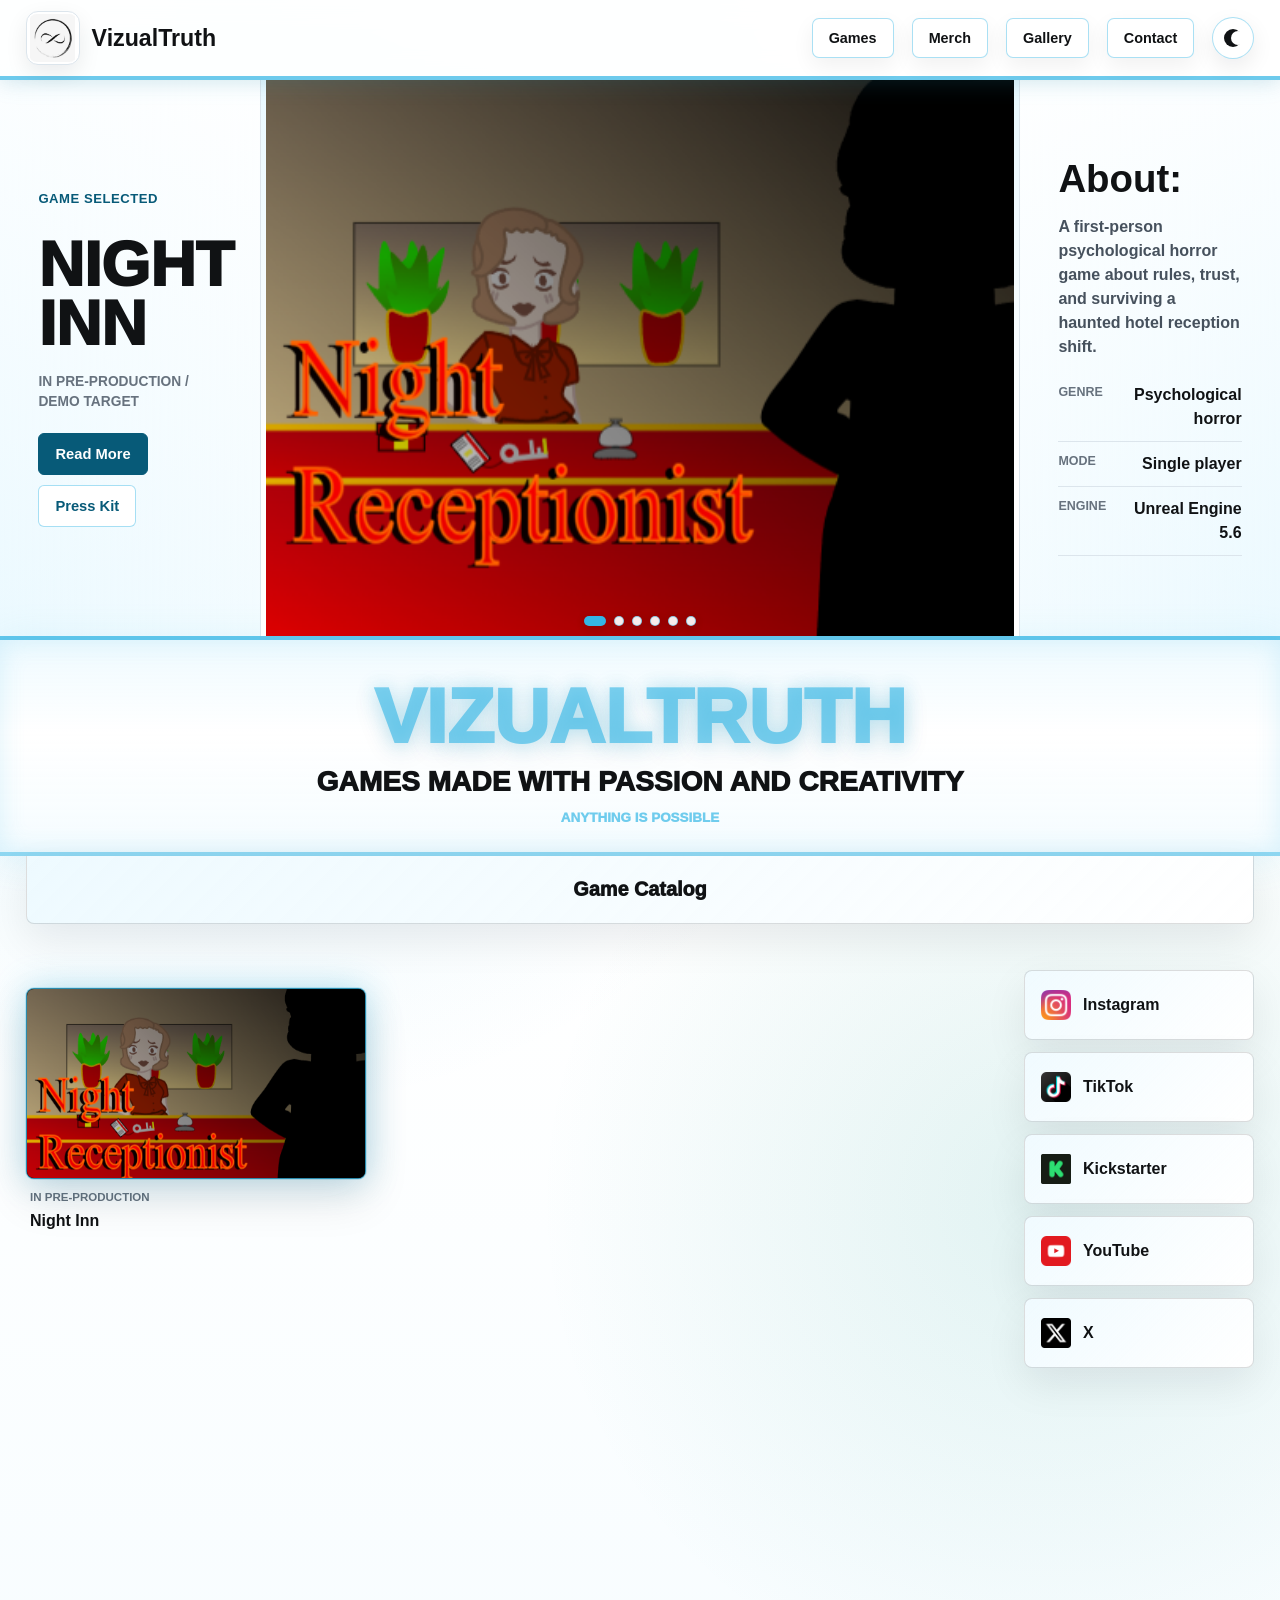
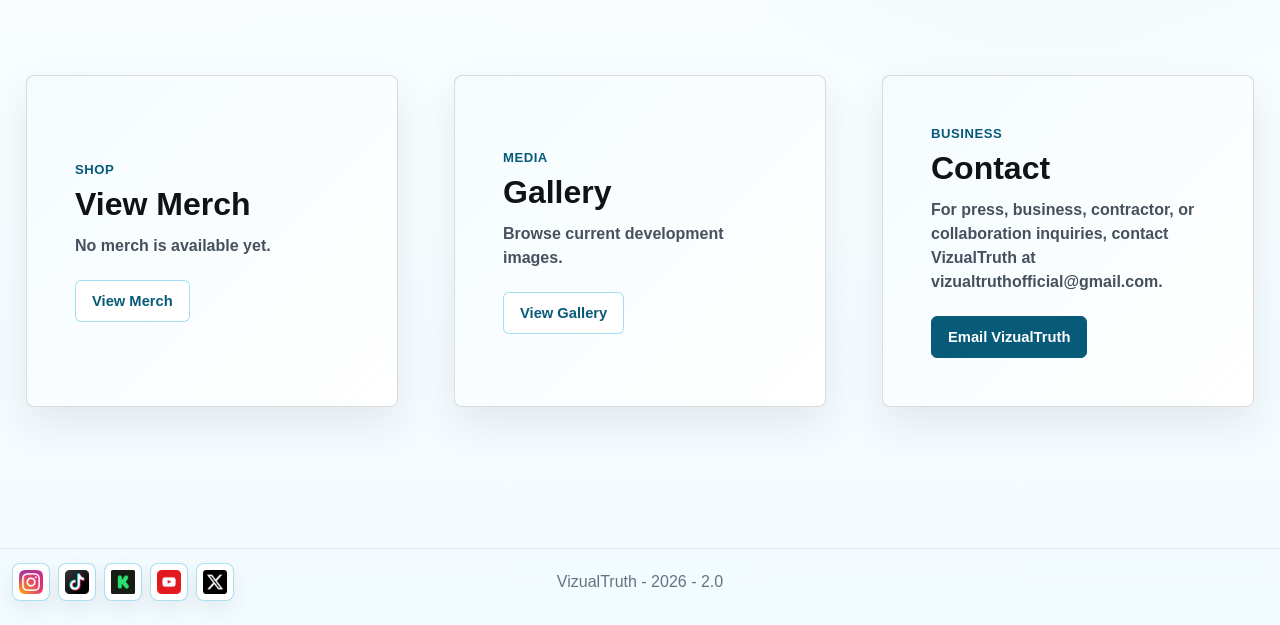
<file: index.html>
<!doctype html>
<html lang="en">
<head>
  <meta charset="utf-8">
  <meta name="viewport" content="width=device-width, initial-scale=1">
  <title>VizualTruth | Night Inn</title>
  <meta name="description" content="Games made with passion &amp; creativity">
  <link href="https://cdn.jsdelivr.net/npm/bootstrap@5.3.8/dist/css/bootstrap.min.css" rel="stylesheet" integrity="sha384-sRIl4kxILFvY47J16cr9ZwB07vP4J8+LH7qKQnuqkuIAvNWLzeN8tE5YBujZqJLB" crossorigin="anonymous">
  <link rel="icon" type="image/png" href="Assets/Logo/vizualtruth-favicon.png">
  <script>
    try {
      if (window.localStorage.getItem("vizualtruth-theme") === "dark") {
        document.documentElement.classList.add("dark-mode");
      }
    } catch (error) {}
  </script>
  <style>
    html.dark-mode,
    html.dark-mode body {
      background: #0b0d10;
      color: #f5f8fa;
    }
  </style>
  <link rel="stylesheet" href="styles.css?v=landing-fit-2-0">
</head>
<body class="landing-home">
  <header class="site-header navbar navbar-expand-sm">
    <div class="container nav-shell">
      <a class="navbar-brand brand-link" href="index.html" aria-label="VizualTruth home">
        <span class="logo-tile">
          <img src="Assets/Logo/VizualTruth%20Logo.jpg" alt="VizualTruth logo">
        </span>
        <span class="brand-word">VizualTruth</span>
      </a>
      <nav class="nav nav-pills top-tabs" aria-label="Main navigation">
        <a class="nav-link" href="#games">Games</a>
        <a class="nav-link" href="merch.html">Merch</a>
        <a class="nav-link" href="gallery.html">Gallery</a>
        <a class="nav-link" href="#contact">Contact</a>
      </nav>
      <button class="theme-toggle" type="button" data-theme-toggle aria-label="Toggle dark mode">
        <span class="moon-icon" aria-hidden="true"></span>
      </button>
    </div>
  </header>

  <main>
    <section class="landing-feature" aria-labelledby="selected-game-title">
      <div class="selected-game-panel">
        <p class="eyebrow">Game Selected</p>
        <h2 id="selected-game-title" data-detail-title>Night Inn</h2>
        <p class="feature-status" data-detail-meta>In Pre-Production / Demo Target</p>
        <div class="detail-actions">
          <a class="primary-action" data-detail-article href="games/night-inn.html">Read More</a>
          <a class="secondary-action" data-detail-press href="press-kits/night-inn.html">Press Kit</a>
        </div>
      </div>

      <div class="feature-media-panel">
        <div class="detail-carousel landing-carousel landing-photo-carousel" data-carousel>
          <div class="detail-track" data-carousel-track tabindex="0" aria-label="Selected game images"></div>
          <div class="carousel-dots" data-carousel-dots aria-label="Image position"></div>
        </div>
      </div>

      <aside class="feature-about-panel" aria-labelledby="about-title">
        <h2 id="about-title">About:</h2>
        <p data-detail-description>Survive the night shift.</p>
        <dl class="about-facts">
          <div>
            <dt>Genre</dt>
            <dd>Psychological horror</dd>
          </div>
          <div>
            <dt>Mode</dt>
            <dd>Single player</dd>
          </div>
          <div>
            <dt>Engine</dt>
            <dd>Unreal Engine 5.6</dd>
          </div>
        </dl>
      </aside>
    </section>

    <section class="studio-band" aria-labelledby="studio-title">
      <h1 id="studio-title">VizualTruth</h1>
      <p class="studio-line">Games made with passion and creativity</p>
      <p class="studio-tagline">Anything is possible</p>
    </section>

    <section class="catalog-section" id="games" aria-labelledby="games-title">
      <div class="catalog-title-box">
        <h2 id="games-title">Game Catalog</h2>
      </div>

      <div class="game-title-grid" role="list" aria-label="Featured game">
        <button class="game-select-card game-card-night is-active" type="button" data-game="night-inn" aria-pressed="true">
          <span class="game-thumb">
            <img src="Assets/Games/Night-Inn/night-inn-title.png" alt="Night Inn title artwork">
          </span>
          <span class="game-select-copy">
            <span class="game-meta">In Pre-Production</span>
            <span class="game-title">Night Inn</span>
          </span>
        </button>
      </div>

      <aside class="catalog-social-tabs" aria-label="VizualTruth social links">
        <a class="catalog-social-tab" href="https://www.instagram.com/vizualtruthofficial/" target="_blank" rel="noopener">
          <img src="Assets/Social/instagram.png" alt="" aria-hidden="true">
          <span>Instagram</span>
        </a>
        <a class="catalog-social-tab" href="https://www.tiktok.com/@vizualtruthofficial" target="_blank" rel="noopener">
          <img src="Assets/Social/tiktok.png" alt="" aria-hidden="true">
          <span>TikTok</span>
        </a>
        <a class="catalog-social-tab" href="https://www.kickstarter.com/profile/vizualtruth" target="_blank" rel="noopener">
          <img src="Assets/Social/kickstarter.png" alt="" aria-hidden="true">
          <span>Kickstarter</span>
        </a>
        <a class="catalog-social-tab" href="https://www.youtube.com/@VizualTruth" target="_blank" rel="noopener">
          <img src="Assets/Social/youtube.png" alt="" aria-hidden="true">
          <span>YouTube</span>
        </a>
        <a class="catalog-social-tab" href="https://x.com/VizualTruth" target="_blank" rel="noopener">
          <img src="Assets/Social/twitter.png" alt="" aria-hidden="true">
          <span>X</span>
        </a>
      </aside>
    </section>

    <section class="landing-link-grid" aria-label="Studio destinations">
      <article class="landing-link-panel" id="merch">
        <p class="eyebrow">Shop</p>
        <h2>View Merch</h2>
        <p>No merch is available yet.</p>
        <a class="secondary-action" href="merch.html">View Merch</a>
      </article>
      <article class="landing-link-panel" id="gallery">
        <p class="eyebrow">Media</p>
        <h2>Gallery</h2>
        <p>Browse current development images.</p>
        <a class="secondary-action" href="gallery.html">View Gallery</a>
      </article>
      <article class="landing-link-panel" id="contact">
        <p class="eyebrow">Business</p>
        <h2>Contact</h2>
        <p>For press, business, contractor, or collaboration inquiries, contact VizualTruth at vizualtruthofficial@gmail.com.</p>
        <a class="primary-action" href="mailto:vizualtruthofficial@gmail.com">Email VizualTruth</a>
      </article>
    </section>
  </main>

  <footer class="site-footer">
    <div class="footer-shell">
      <nav class="footer-socials" aria-label="VizualTruth social links">
        <a href="https://www.instagram.com/vizualtruthofficial/" target="_blank" rel="noopener" aria-label="VizualTruth on Instagram">
          <img src="Assets/Social/instagram.png" alt="" aria-hidden="true">
        </a>
        <a href="https://www.tiktok.com/@vizualtruthofficial" target="_blank" rel="noopener" aria-label="VizualTruth on TikTok">
          <img src="Assets/Social/tiktok.png" alt="" aria-hidden="true">
        </a>
        <a href="https://www.kickstarter.com/profile/vizualtruth" target="_blank" rel="noopener" aria-label="VizualTruth on Kickstarter">
          <img src="Assets/Social/kickstarter.png" alt="" aria-hidden="true">
        </a>
        <a href="https://www.youtube.com/@VizualTruth" target="_blank" rel="noopener" aria-label="VizualTruth on YouTube">
          <img src="Assets/Social/youtube.png" alt="" aria-hidden="true">
        </a>
        <a href="https://x.com/VizualTruth" target="_blank" rel="noopener" aria-label="VizualTruth on X">
          <img src="Assets/Social/twitter.png" alt="" aria-hidden="true">
        </a>
      </nav>
      <p>VizualTruth - 2026 - 2.0</p>
    </div>
  </footer>
  <script src="theme.js"></script>
  <script>
    const games = {
      "night-inn": {
        title: "Night Inn",
        meta: "In Pre-Production / Demo Target",
        description: "A first-person psychological horror game about rules, trust, and surviving a haunted hotel reception shift.",
        article: "games/night-inn.html",
        press: "press-kits/night-inn.html",
        images: [
          { src: "Assets/Games/Night-Inn/night-inn-title.png", alt: "Night Inn title artwork" },
          { src: "Assets/Games/Night-Inn/night-inn-description.png", alt: "Night Inn description artwork" },
          { src: "Assets/Games/Night-Inn/night-inn-amy.png", alt: "Amy character artwork" },
          { src: "Assets/Games/Night-Inn/night-inn-amy-trick.png", alt: "Amy trick artwork" },
          { src: "Assets/Games/Night-Inn/night-inn-amy-treat.png", alt: "Amy treat artwork" },
          { src: "Assets/Games/Night-Inn/night-inn-sketch.png", alt: "Night Inn sketch artwork" }
        ]
      }
    };

    const buttons = Array.from(document.querySelectorAll("[data-game]"));
    const track = document.querySelector("[data-carousel-track]");
    const dots = document.querySelector("[data-carousel-dots]");
    const carousel = document.querySelector("[data-carousel]");
    const detailMeta = document.querySelector("[data-detail-meta]");
    const detailTitle = document.querySelector("[data-detail-title]");
    const detailDescription = document.querySelector("[data-detail-description]");
    const detailArticle = document.querySelector("[data-detail-article]");
    const detailPress = document.querySelector("[data-detail-press]");
    const AUTOPLAY_MS = 3600;
    let currentSlide = 0;
    let scrollTimer;
    let autoSlideTimer;

    function updateCarouselState() {
      Array.from(dots.children).forEach((dot, index) => {
        dot.classList.toggle("is-active", index === currentSlide);
      });
    }

    function stopAutoplay() {
      window.clearInterval(autoSlideTimer);
    }

    function startAutoplay() {
      stopAutoplay();
      if (track.children.length <= 1) {
        return;
      }
      autoSlideTimer = window.setInterval(() => {
        goToSlide(currentSlide + 1);
      }, AUTOPLAY_MS);
    }

    function restartAutoplay() {
      stopAutoplay();
      startAutoplay();
    }

    function goToSlide(index, resetAutoplay = false) {
      const slides = Array.from(track.children);
      if (!slides.length) {
        return;
      }
      currentSlide = (index + slides.length) % slides.length;
      track.scrollTo({ left: slides[currentSlide].offsetLeft, behavior: "smooth" });
      updateCarouselState();
      if (resetAutoplay) {
        restartAutoplay();
      }
    }

    function renderSlides(game) {
      track.innerHTML = "";
      dots.innerHTML = "";
      currentSlide = 0;

      const slides = game.images;
      carousel.classList.toggle("has-multiple-slides", slides.length > 1);

      slides.forEach((slide, index) => {
        const item = document.createElement("figure");
        item.className = "detail-slide";

        const image = document.createElement("img");
        image.src = slide.src;
        image.alt = slide.alt;
        item.append(image);

        track.append(item);

        const dot = document.createElement("button");
        dot.type = "button";
        dot.className = "carousel-dot";
        dot.setAttribute("aria-label", `Show image ${index + 1}`);
        dot.addEventListener("click", () => goToSlide(index, true));
        dots.append(dot);
      });

      updateCarouselState();
      startAutoplay();
    }

    function selectGame(key) {
      const game = games[key];
      if (!game) {
        return;
      }

      buttons.forEach((button) => {
        const selected = button.dataset.game === key;
        button.classList.toggle("is-active", selected);
        button.setAttribute("aria-pressed", selected ? "true" : "false");
      });

      detailMeta.textContent = game.meta;
      detailTitle.textContent = game.title;
      detailDescription.textContent = game.description;
      detailArticle.href = game.article;
      detailPress.href = game.press;
      renderSlides(game);
    }

    buttons.forEach((button) => {
      button.addEventListener("click", () => selectGame(button.dataset.game));
    });

    track.addEventListener("scroll", () => {
      window.clearTimeout(scrollTimer);
      scrollTimer = window.setTimeout(() => {
        const slides = Array.from(track.children);
        const nearest = slides.reduce((best, slide, index) => {
          const distance = Math.abs(slide.offsetLeft - track.scrollLeft);
          return distance < best.distance ? { index, distance } : best;
        }, { index: 0, distance: Number.POSITIVE_INFINITY });
        currentSlide = nearest.index;
        updateCarouselState();
      }, 180);
    });

    selectGame("night-inn");
  </script>
</body>
</html>
</file>
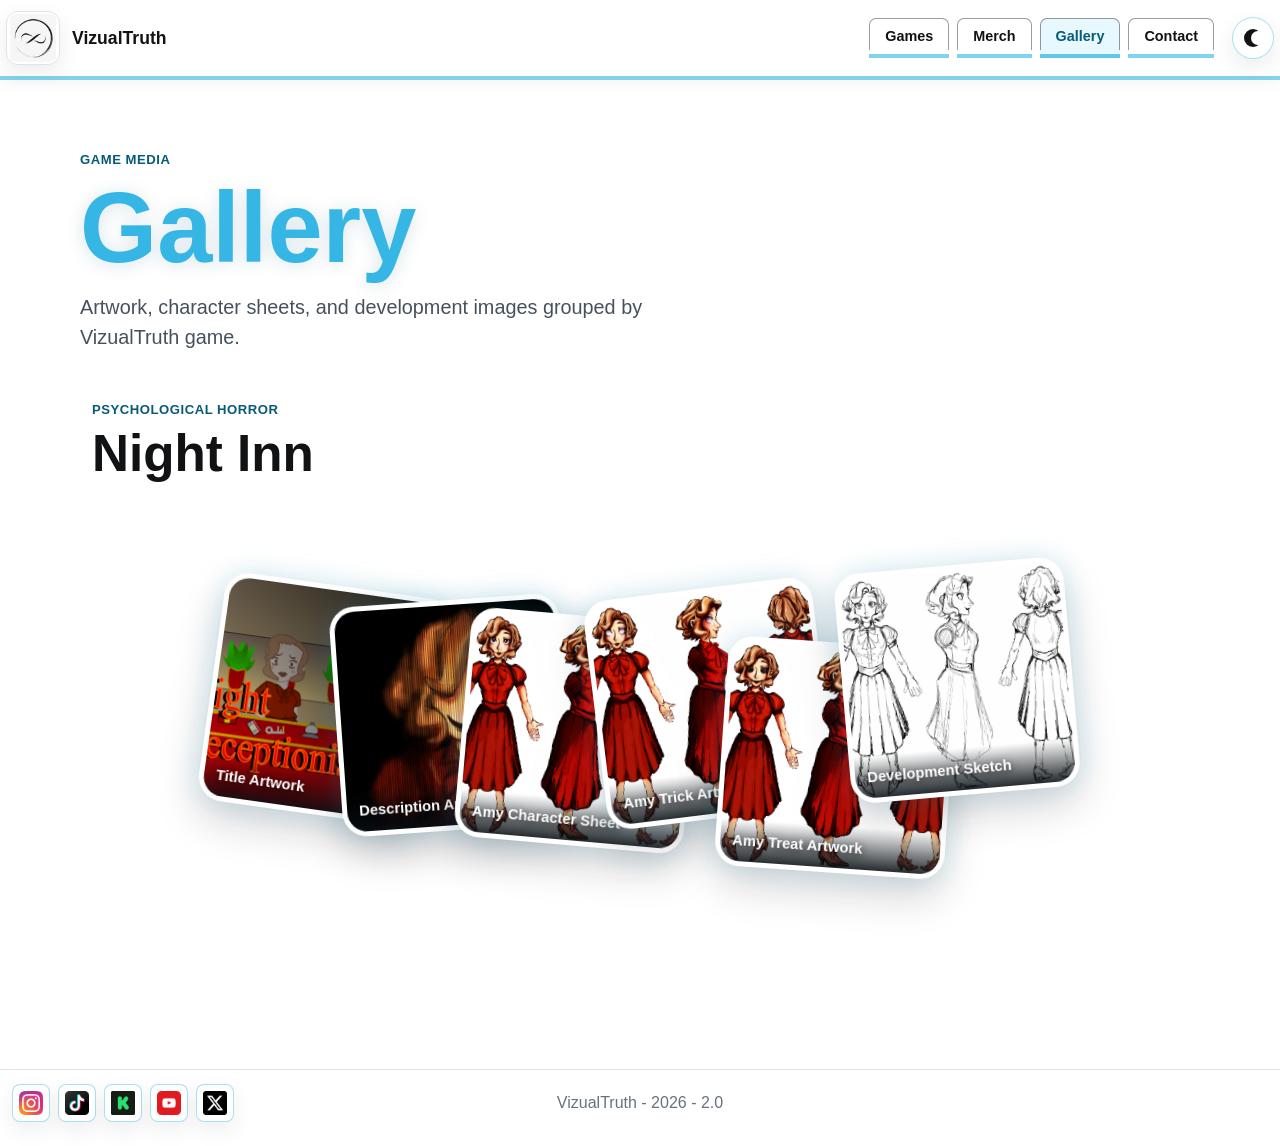
<file: gallery.html>
<!doctype html>
<html lang="en">
<head>
  <meta charset="utf-8">
  <meta name="viewport" content="width=device-width, initial-scale=1">
  <title>Gallery | VizualTruth</title>
  <meta name="description" content="VizualTruth game image gallery organized by game.">
  <link href="https://cdn.jsdelivr.net/npm/bootstrap@5.3.8/dist/css/bootstrap.min.css" rel="stylesheet" integrity="sha384-sRIl4kxILFvY47J16cr9ZwB07vP4J8+LH7qKQnuqkuIAvNWLzeN8tE5YBujZqJLB" crossorigin="anonymous">
  <link rel="icon" type="image/png" href="Assets/Logo/vizualtruth-favicon.png">
  <script>
    try {
      if (window.localStorage.getItem("vizualtruth-theme") === "dark") {
        document.documentElement.classList.add("dark-mode");
      }
    } catch (error) {}
  </script>
  <style>
    html.dark-mode,
    html.dark-mode body {
      background: #0b0d10;
      color: #f5f8fa;
    }
  </style>
  <link rel="stylesheet" href="styles.css">
</head>
<body>
  <header class="site-header navbar navbar-expand-sm">
    <div class="container nav-shell">
      <a class="navbar-brand brand-link" href="index.html" aria-label="VizualTruth home">
        <span class="logo-tile">
          <img src="Assets/Logo/VizualTruth%20Logo.jpg" alt="VizualTruth logo">
        </span>
        <span class="brand-word">VizualTruth</span>
      </a>
      <nav class="nav nav-pills top-tabs" aria-label="Main navigation">
        <a class="nav-link" href="index.html#games">Games</a>
        <a class="nav-link" href="merch.html">Merch</a>
        <a class="nav-link active" href="gallery.html">Gallery</a>
        <a class="nav-link" href="index.html#contact">Contact</a>
      </nav>
      <button class="theme-toggle" type="button" data-theme-toggle aria-label="Toggle dark mode">
        <span class="moon-icon" aria-hidden="true"></span>
      </button>
    </div>
  </header>

  <main>
    <section class="container gallery-hero" aria-labelledby="gallery-title">
      <p class="eyebrow">Game media</p>
      <h1 id="gallery-title">Gallery</h1>
      <p class="lead">Artwork, character sheets, and development images grouped by VizualTruth game.</p>
    </section>

    <section class="container gallery-section" aria-labelledby="night-inn-gallery">
      <div class="gallery-game-heading">
        <p class="eyebrow">Psychological horror</p>
        <h2 id="night-inn-gallery">Night Inn</h2>
      </div>

      <div class="bounce-gallery" data-bounce-cards aria-label="Night Inn image gallery">
        <a class="bounce-card bounce-card-0" href="#gallery-night-inn-title" aria-label="Open Title Artwork">
          <img class="bounce-card-image" src="Assets/Games/Night-Inn/night-inn-title.png" alt="Night Inn title artwork">
          <span class="bounce-card-label">Title Artwork</span>
        </a>
        <a class="bounce-card bounce-card-1" href="#gallery-night-inn-description" aria-label="Open Description Artwork">
          <img class="bounce-card-image" src="Assets/Games/Night-Inn/night-inn-description.png" alt="Night Inn description artwork">
          <span class="bounce-card-label">Description Artwork</span>
        </a>
        <a class="bounce-card bounce-card-2" href="#gallery-night-inn-amy" aria-label="Open Amy Character Sheet">
          <img class="bounce-card-image" src="Assets/Games/Night-Inn/night-inn-amy.png" alt="Amy character artwork">
          <span class="bounce-card-label">Amy Character Sheet</span>
        </a>
        <a class="bounce-card bounce-card-3" href="#gallery-night-inn-amy-trick" aria-label="Open Amy Trick Artwork">
          <img class="bounce-card-image" src="Assets/Games/Night-Inn/night-inn-amy-trick.png" alt="Amy trick artwork">
          <span class="bounce-card-label">Amy Trick Artwork</span>
        </a>
        <a class="bounce-card bounce-card-4" href="#gallery-night-inn-amy-treat" aria-label="Open Amy Treat Artwork">
          <img class="bounce-card-image" src="Assets/Games/Night-Inn/night-inn-amy-treat.png" alt="Amy treat artwork">
          <span class="bounce-card-label">Amy Treat Artwork</span>
        </a>
        <a class="bounce-card bounce-card-5" href="#gallery-night-inn-sketch" aria-label="Open Development Sketch">
          <img class="bounce-card-image" src="Assets/Games/Night-Inn/night-inn-sketch.png" alt="Night Inn sketch artwork">
          <span class="bounce-card-label">Development Sketch</span>
        </a>
      </div>
    </section>

    <section class="gallery-viewer" id="gallery-night-inn-title" aria-label="Title Artwork">
      <div class="gallery-viewer-shell">
        <a class="secondary-action gallery-back-button" href="#night-inn-gallery">Back to Gallery</a>
        <figure class="gallery-viewer-frame">
          <img src="Assets/Games/Night-Inn/night-inn-title.png" alt="Night Inn title artwork">
          <figcaption>Title Artwork</figcaption>
        </figure>
      </div>
    </section>

    <section class="gallery-viewer" id="gallery-night-inn-description" aria-label="Description Artwork">
      <div class="gallery-viewer-shell">
        <a class="secondary-action gallery-back-button" href="#night-inn-gallery">Back to Gallery</a>
        <figure class="gallery-viewer-frame">
          <img src="Assets/Games/Night-Inn/night-inn-description.png" alt="Night Inn description artwork">
          <figcaption>Description Artwork</figcaption>
        </figure>
      </div>
    </section>

    <section class="gallery-viewer" id="gallery-night-inn-amy" aria-label="Amy Character Sheet">
      <div class="gallery-viewer-shell">
        <a class="secondary-action gallery-back-button" href="#night-inn-gallery">Back to Gallery</a>
        <figure class="gallery-viewer-frame">
          <img src="Assets/Games/Night-Inn/night-inn-amy.png" alt="Amy character artwork">
          <figcaption>Amy Character Sheet</figcaption>
        </figure>
      </div>
    </section>

    <section class="gallery-viewer" id="gallery-night-inn-amy-trick" aria-label="Amy Trick Artwork">
      <div class="gallery-viewer-shell">
        <a class="secondary-action gallery-back-button" href="#night-inn-gallery">Back to Gallery</a>
        <figure class="gallery-viewer-frame">
          <img src="Assets/Games/Night-Inn/night-inn-amy-trick.png" alt="Amy trick artwork">
          <figcaption>Amy Trick Artwork</figcaption>
        </figure>
      </div>
    </section>

    <section class="gallery-viewer" id="gallery-night-inn-amy-treat" aria-label="Amy Treat Artwork">
      <div class="gallery-viewer-shell">
        <a class="secondary-action gallery-back-button" href="#night-inn-gallery">Back to Gallery</a>
        <figure class="gallery-viewer-frame">
          <img src="Assets/Games/Night-Inn/night-inn-amy-treat.png" alt="Amy treat artwork">
          <figcaption>Amy Treat Artwork</figcaption>
        </figure>
      </div>
    </section>

    <section class="gallery-viewer" id="gallery-night-inn-sketch" aria-label="Development Sketch">
      <div class="gallery-viewer-shell">
        <a class="secondary-action gallery-back-button" href="#night-inn-gallery">Back to Gallery</a>
        <figure class="gallery-viewer-frame">
          <img src="Assets/Games/Night-Inn/night-inn-sketch.png" alt="Night Inn sketch artwork">
          <figcaption>Development Sketch</figcaption>
        </figure>
      </div>
    </section>
  </main>

  <footer class="site-footer">
    <div class="footer-shell">
      <nav class="footer-socials" aria-label="VizualTruth social links">
        <a href="https://www.instagram.com/vizualtruthofficial/" target="_blank" rel="noopener" aria-label="VizualTruth on Instagram">
          <img src="Assets/Social/instagram.png" alt="" aria-hidden="true">
        </a>
        <a href="https://www.tiktok.com/@vizualtruthofficial" target="_blank" rel="noopener" aria-label="VizualTruth on TikTok">
          <img src="Assets/Social/tiktok.png" alt="" aria-hidden="true">
        </a>
        <a href="https://www.kickstarter.com/profile/vizualtruth" target="_blank" rel="noopener" aria-label="VizualTruth on Kickstarter">
          <img src="Assets/Social/kickstarter.png" alt="" aria-hidden="true">
        </a>
        <a href="https://www.youtube.com/@VizualTruth" target="_blank" rel="noopener" aria-label="VizualTruth on YouTube">
          <img src="Assets/Social/youtube.png" alt="" aria-hidden="true">
        </a>
        <a href="https://x.com/VizualTruth" target="_blank" rel="noopener" aria-label="VizualTruth on X">
          <img src="Assets/Social/twitter.png" alt="" aria-hidden="true">
        </a>
      </nav>
      <p>VizualTruth - 2026 - 2.0</p>
    </div>
  </footer>
  <script src="theme.js"></script>
  <script src="https://cdn.jsdelivr.net/npm/gsap@3/dist/gsap.min.js"></script>
  <script src="gallery.js"></script>
</body>
</html>
</file>
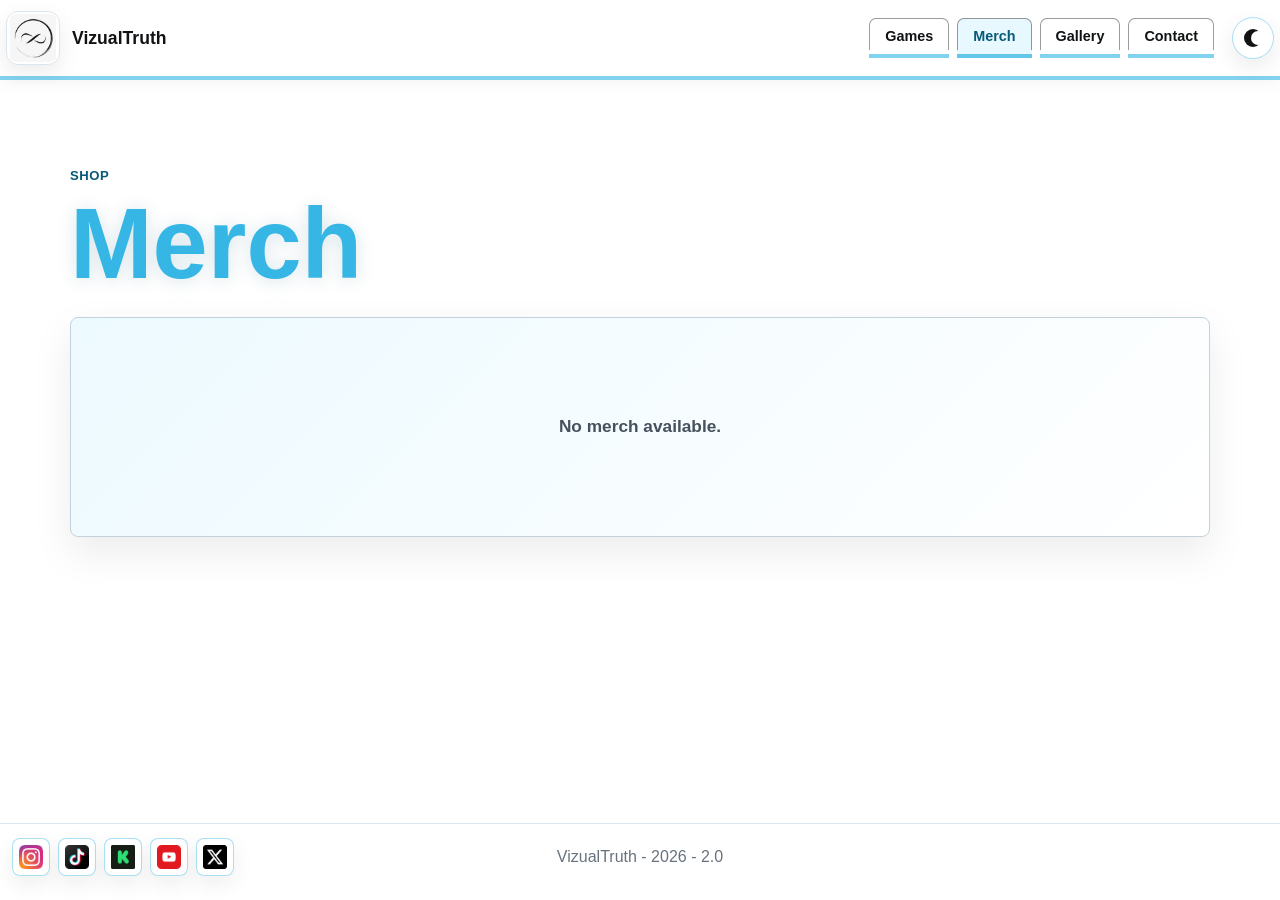
<file: merch.html>
<!doctype html>
<html lang="en">
<head>
  <meta charset="utf-8">
  <meta name="viewport" content="width=device-width, initial-scale=1">
  <title>Merch | VizualTruth</title>
  <meta name="description" content="VizualTruth merch page. No merch is currently available.">
  <link href="https://cdn.jsdelivr.net/npm/bootstrap@5.3.8/dist/css/bootstrap.min.css" rel="stylesheet" integrity="sha384-sRIl4kxILFvY47J16cr9ZwB07vP4J8+LH7qKQnuqkuIAvNWLzeN8tE5YBujZqJLB" crossorigin="anonymous">
  <link rel="icon" type="image/png" href="Assets/Logo/vizualtruth-favicon.png">
  <script>
    try {
      if (window.localStorage.getItem("vizualtruth-theme") === "dark") {
        document.documentElement.classList.add("dark-mode");
      }
    } catch (error) {}
  </script>
  <style>
    html.dark-mode,
    html.dark-mode body {
      background: #0b0d10;
      color: #f5f8fa;
    }
  </style>
  <link rel="stylesheet" href="styles.css">
</head>
<body class="merch-body">
  <header class="site-header navbar navbar-expand-sm">
    <div class="container nav-shell">
      <a class="navbar-brand brand-link" href="index.html" aria-label="VizualTruth home">
        <span class="logo-tile">
          <img src="Assets/Logo/VizualTruth%20Logo.jpg" alt="VizualTruth logo">
        </span>
        <span class="brand-word">VizualTruth</span>
      </a>
      <nav class="nav nav-pills top-tabs" aria-label="Main navigation">
        <a class="nav-link" href="index.html#games">Games</a>
        <a class="nav-link active" href="merch.html">Merch</a>
        <a class="nav-link" href="gallery.html">Gallery</a>
        <a class="nav-link" href="index.html#contact">Contact</a>
      </nav>
      <button class="theme-toggle" type="button" data-theme-toggle aria-label="Toggle dark mode">
        <span class="moon-icon" aria-hidden="true"></span>
      </button>
    </div>
  </header>

  <main>
    <section class="container merch-page" aria-labelledby="merch-title">
      <p class="eyebrow">Shop</p>
      <h1 id="merch-title">Merch</h1>
      <div class="empty-state merch-empty-state">
        <p>No merch available.</p>
      </div>
    </section>
  </main>

  <footer class="site-footer">
    <div class="footer-shell">
      <nav class="footer-socials" aria-label="VizualTruth social links">
        <a href="https://www.instagram.com/vizualtruthofficial/" target="_blank" rel="noopener" aria-label="VizualTruth on Instagram">
          <img src="Assets/Social/instagram.png" alt="" aria-hidden="true">
        </a>
        <a href="https://www.tiktok.com/@vizualtruthofficial" target="_blank" rel="noopener" aria-label="VizualTruth on TikTok">
          <img src="Assets/Social/tiktok.png" alt="" aria-hidden="true">
        </a>
        <a href="https://www.kickstarter.com/profile/vizualtruth" target="_blank" rel="noopener" aria-label="VizualTruth on Kickstarter">
          <img src="Assets/Social/kickstarter.png" alt="" aria-hidden="true">
        </a>
        <a href="https://www.youtube.com/@VizualTruth" target="_blank" rel="noopener" aria-label="VizualTruth on YouTube">
          <img src="Assets/Social/youtube.png" alt="" aria-hidden="true">
        </a>
        <a href="https://x.com/VizualTruth" target="_blank" rel="noopener" aria-label="VizualTruth on X">
          <img src="Assets/Social/twitter.png" alt="" aria-hidden="true">
        </a>
      </nav>
      <p>VizualTruth - 2026 - 2.0</p>
    </div>
  </footer>
  <script src="theme.js"></script>
</body>
</html>
</file>
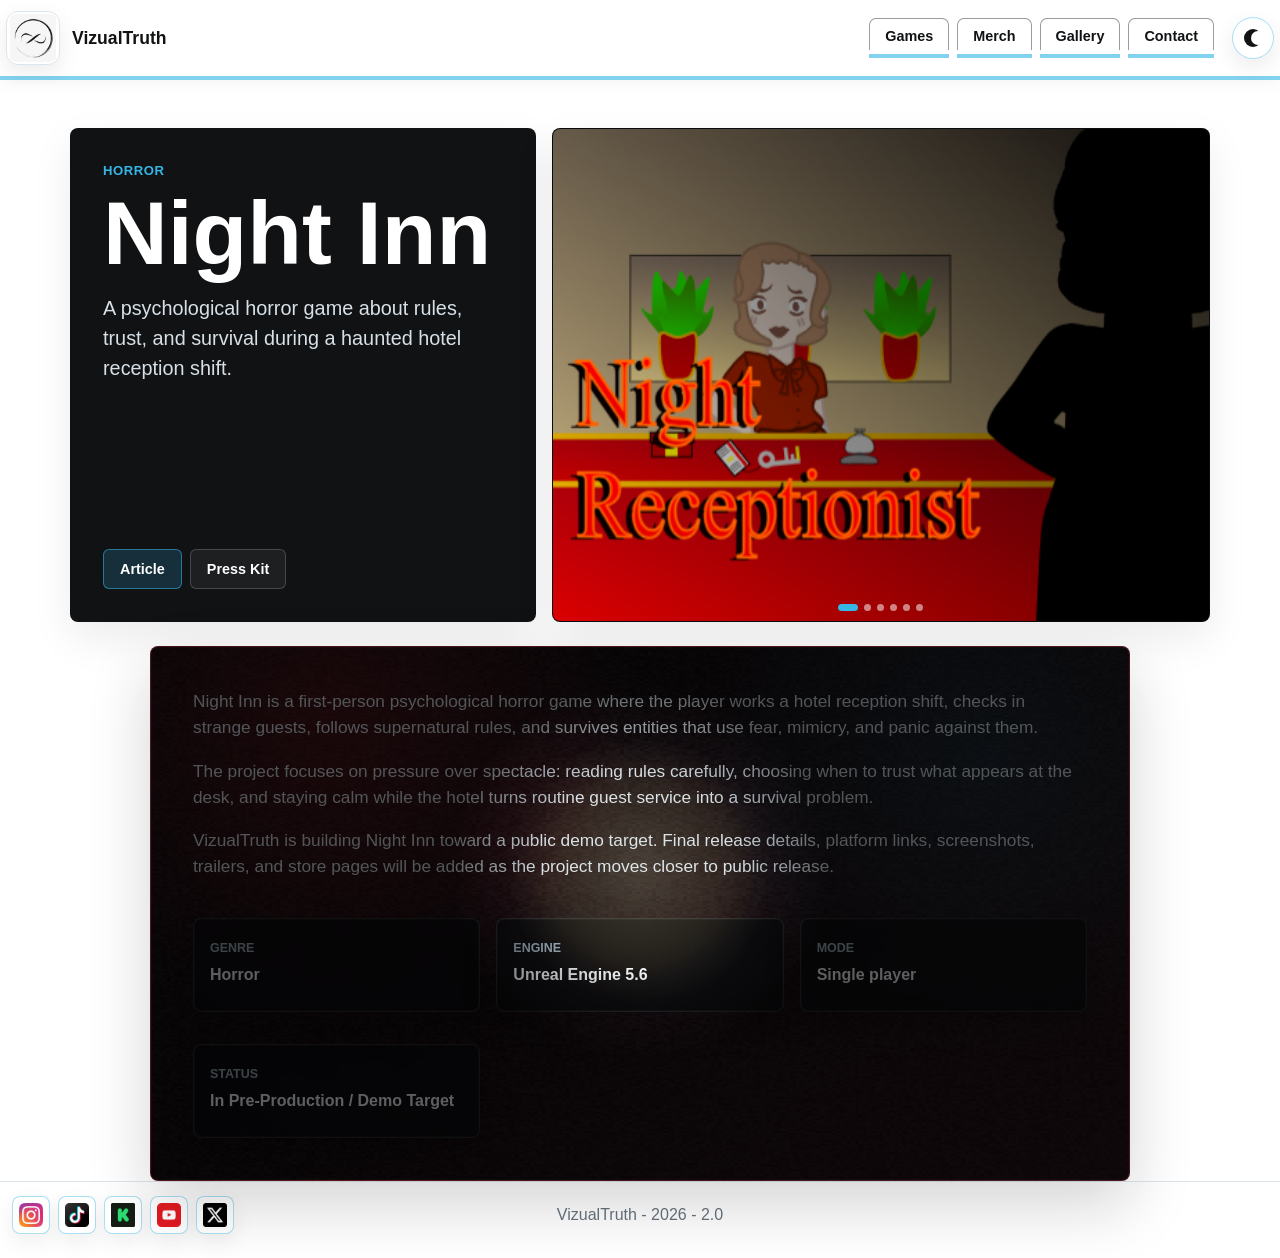
<file: games/night-inn.html>
<!doctype html>
<html lang="en">
<head>
  <meta charset="utf-8">
  <meta name="viewport" content="width=device-width, initial-scale=1">
  <title>Night Inn | VizualTruth</title>
  <meta name="description" content="Night Inn is a psychological horror game from VizualTruth about rules, trust, and survival during a haunted hotel reception shift.">
  <link href="https://cdn.jsdelivr.net/npm/bootstrap@5.3.8/dist/css/bootstrap.min.css" rel="stylesheet" integrity="sha384-sRIl4kxILFvY47J16cr9ZwB07vP4J8+LH7qKQnuqkuIAvNWLzeN8tE5YBujZqJLB" crossorigin="anonymous">
  <link rel="icon" type="image/png" href="../Assets/Logo/vizualtruth-favicon.png">
  <script>
    try {
      if (window.localStorage.getItem("vizualtruth-theme") === "dark") {
        document.documentElement.classList.add("dark-mode");
      }
    } catch (error) {}
  </script>
  <style>
    html.dark-mode,
    html.dark-mode body {
      background: #0b0d10;
      color: #f5f8fa;
    }
  </style>
  <link rel="stylesheet" href="../styles.css">
</head>
<body>
  <header class="site-header navbar navbar-expand-sm">
    <div class="container nav-shell">
      <a class="navbar-brand brand-link" href="../index.html" aria-label="VizualTruth home">
        <span class="logo-tile">
          <img src="../Assets/Logo/VizualTruth%20Logo.jpg" alt="VizualTruth logo">
        </span>
        <span class="brand-word">VizualTruth</span>
      </a>
      <nav class="nav nav-pills top-tabs" aria-label="Main navigation">
        <a class="nav-link" href="../index.html#games">Games</a>
        <a class="nav-link" href="../merch.html">Merch</a>
        <a class="nav-link" href="../gallery.html">Gallery</a>
        <a class="nav-link" href="../index.html#contact">Contact</a>
      </nav>
      <button class="theme-toggle" type="button" data-theme-toggle aria-label="Toggle dark mode">
        <span class="moon-icon" aria-hidden="true"></span>
      </button>
    </div>
  </header>

  <main>
    <section class="container page-hero">
      <div class="row g-4 align-items-stretch">
        <div class="col-lg-5">
        <div class="game-hero-copy h-100">
          <div>
            <p class="eyebrow">Horror</p>
            <h1>Night Inn</h1>
            <p class="lead">A psychological horror game about rules, trust, and survival during a haunted hotel reception shift.</p>
          </div>
          <nav class="nav nav-pills local-tabs" aria-label="Night Inn sections">
            <a class="nav-link active" href="night-inn.html">Article</a>
            <a class="nav-link" href="../press-kits/night-inn.html">Press Kit</a>
          </nav>
        </div>
        </div>
        <div class="col-lg-7">
        <div class="detail-carousel article-carousel has-multiple-slides" data-static-carousel>
          <div class="detail-track" data-static-carousel-track tabindex="0" aria-label="Night Inn images">
            <figure class="detail-slide"><img src="../Assets/Games/Night-Inn/night-inn-title.png" alt="Night Inn title artwork"></figure>
            <figure class="detail-slide"><img src="../Assets/Games/Night-Inn/night-inn-description.png" alt="Night Inn description artwork"></figure>
            <figure class="detail-slide"><img src="../Assets/Games/Night-Inn/night-inn-amy.png" alt="Amy character artwork"></figure>
            <figure class="detail-slide"><img src="../Assets/Games/Night-Inn/night-inn-amy-trick.png" alt="Amy trick artwork"></figure>
            <figure class="detail-slide"><img src="../Assets/Games/Night-Inn/night-inn-amy-treat.png" alt="Amy treat artwork"></figure>
            <figure class="detail-slide"><img src="../Assets/Games/Night-Inn/night-inn-sketch.png" alt="Night Inn sketch artwork"></figure>
          </div>
          <div class="carousel-dots" data-static-carousel-dots aria-label="Image position"></div>
        </div>
        </div>
      </div>
    </section>

    <article class="container content-shell article-body night-inn-noise-article" data-flashlight data-flashlight-radius="230">
      <canvas
        class="noise-overlay"
        data-noise
        data-pattern-size="250"
        data-pattern-scale-x="1"
        data-pattern-scale-y="1"
        data-pattern-refresh-interval="2"
        data-pattern-alpha="15"
        aria-hidden="true"
      ></canvas>
      <p>Night Inn is a first-person psychological horror game where the player works a hotel reception shift, checks in strange guests, follows supernatural rules, and survives entities that use fear, mimicry, and panic against them.</p>
      <p>The project focuses on pressure over spectacle: reading rules carefully, choosing when to trust what appears at the desk, and staying calm while the hotel turns routine guest service into a survival problem.</p>
      <p>VizualTruth is building Night Inn toward a public demo target. Final release details, platform links, screenshots, trailers, and store pages will be added as the project moves closer to public release.</p>
      <div class="row g-3 fact-row" aria-label="Night Inn facts">
        <div class="col-md-4">
        <div class="fact h-100">
          <span class="stat-label">Genre</span>
          <strong>Horror</strong>
        </div>
        </div>
        <div class="col-md-4">
        <div class="fact h-100">
          <span class="stat-label">Engine</span>
          <strong>Unreal Engine 5.6</strong>
        </div>
        </div>
        <div class="col-md-4">
        <div class="fact h-100">
          <span class="stat-label">Mode</span>
          <strong>Single player</strong>
        </div>
        </div>
        <div class="col-md-4">
        <div class="fact h-100">
          <span class="stat-label">Status</span>
          <strong>In Pre-Production / Demo Target</strong>
        </div>
        </div>
      </div>
    </article>
  </main>

  <footer class="site-footer">
    <div class="footer-shell">
      <nav class="footer-socials" aria-label="VizualTruth social links">
        <a href="https://www.instagram.com/vizualtruthofficial/" target="_blank" rel="noopener" aria-label="VizualTruth on Instagram">
          <img src="../Assets/Social/instagram.png" alt="" aria-hidden="true">
        </a>
        <a href="https://www.tiktok.com/@vizualtruthofficial" target="_blank" rel="noopener" aria-label="VizualTruth on TikTok">
          <img src="../Assets/Social/tiktok.png" alt="" aria-hidden="true">
        </a>
        <a href="https://www.kickstarter.com/profile/vizualtruth" target="_blank" rel="noopener" aria-label="VizualTruth on Kickstarter">
          <img src="../Assets/Social/kickstarter.png" alt="" aria-hidden="true">
        </a>
        <a href="https://www.youtube.com/@VizualTruth" target="_blank" rel="noopener" aria-label="VizualTruth on YouTube">
          <img src="../Assets/Social/youtube.png" alt="" aria-hidden="true">
        </a>
        <a href="https://x.com/VizualTruth" target="_blank" rel="noopener" aria-label="VizualTruth on X">
          <img src="../Assets/Social/twitter.png" alt="" aria-hidden="true">
        </a>
      </nav>
      <p>VizualTruth - 2026 - 2.0</p>
    </div>
  </footer>
  <script src="https://cdn.jsdelivr.net/npm/bootstrap@5.3.8/dist/js/bootstrap.bundle.min.js" integrity="sha384-FKyoEForCGlyvwx9Hj09JcYn3nv7wiPVlz7YYwJrWVcXK/BmnVDxM+D2scQbITxI" crossorigin="anonymous"></script>
  <script src="../theme.js"></script>
  <script src="../noise.js"></script>
  <script src="../flashlight.js"></script>
  <script>
    const track = document.querySelector("[data-static-carousel-track]");
    const dots = document.querySelector("[data-static-carousel-dots]");
    const slides = Array.from(track.children);
    let currentSlide = 0;
    let scrollTimer;

    function updateDots() {
      Array.from(dots.children).forEach((dot, index) => {
        dot.classList.toggle("is-active", index === currentSlide);
      });
    }

    function goToSlide(index) {
      currentSlide = (index + slides.length) % slides.length;
      track.scrollTo({ left: slides[currentSlide].offsetLeft, behavior: "smooth" });
      updateDots();
    }

    slides.forEach((slide, index) => {
      const dot = document.createElement("button");
      dot.type = "button";
      dot.className = "carousel-dot";
      dot.setAttribute("aria-label", `Show image ${index + 1}`);
      dot.addEventListener("click", () => goToSlide(index));
      dots.append(dot);
    });

    track.addEventListener("scroll", () => {
      window.clearTimeout(scrollTimer);
      scrollTimer = window.setTimeout(() => {
        const nearest = slides.reduce((best, slide, index) => {
          const distance = Math.abs(slide.offsetLeft - track.scrollLeft);
          return distance < best.distance ? { index, distance } : best;
        }, { index: 0, distance: Number.POSITIVE_INFINITY });
        currentSlide = nearest.index;
        updateDots();
      }, 180);
    });

    updateDots();
    window.setInterval(() => goToSlide(currentSlide + 1), 3600);
  </script>
</body>
</html>
</file>
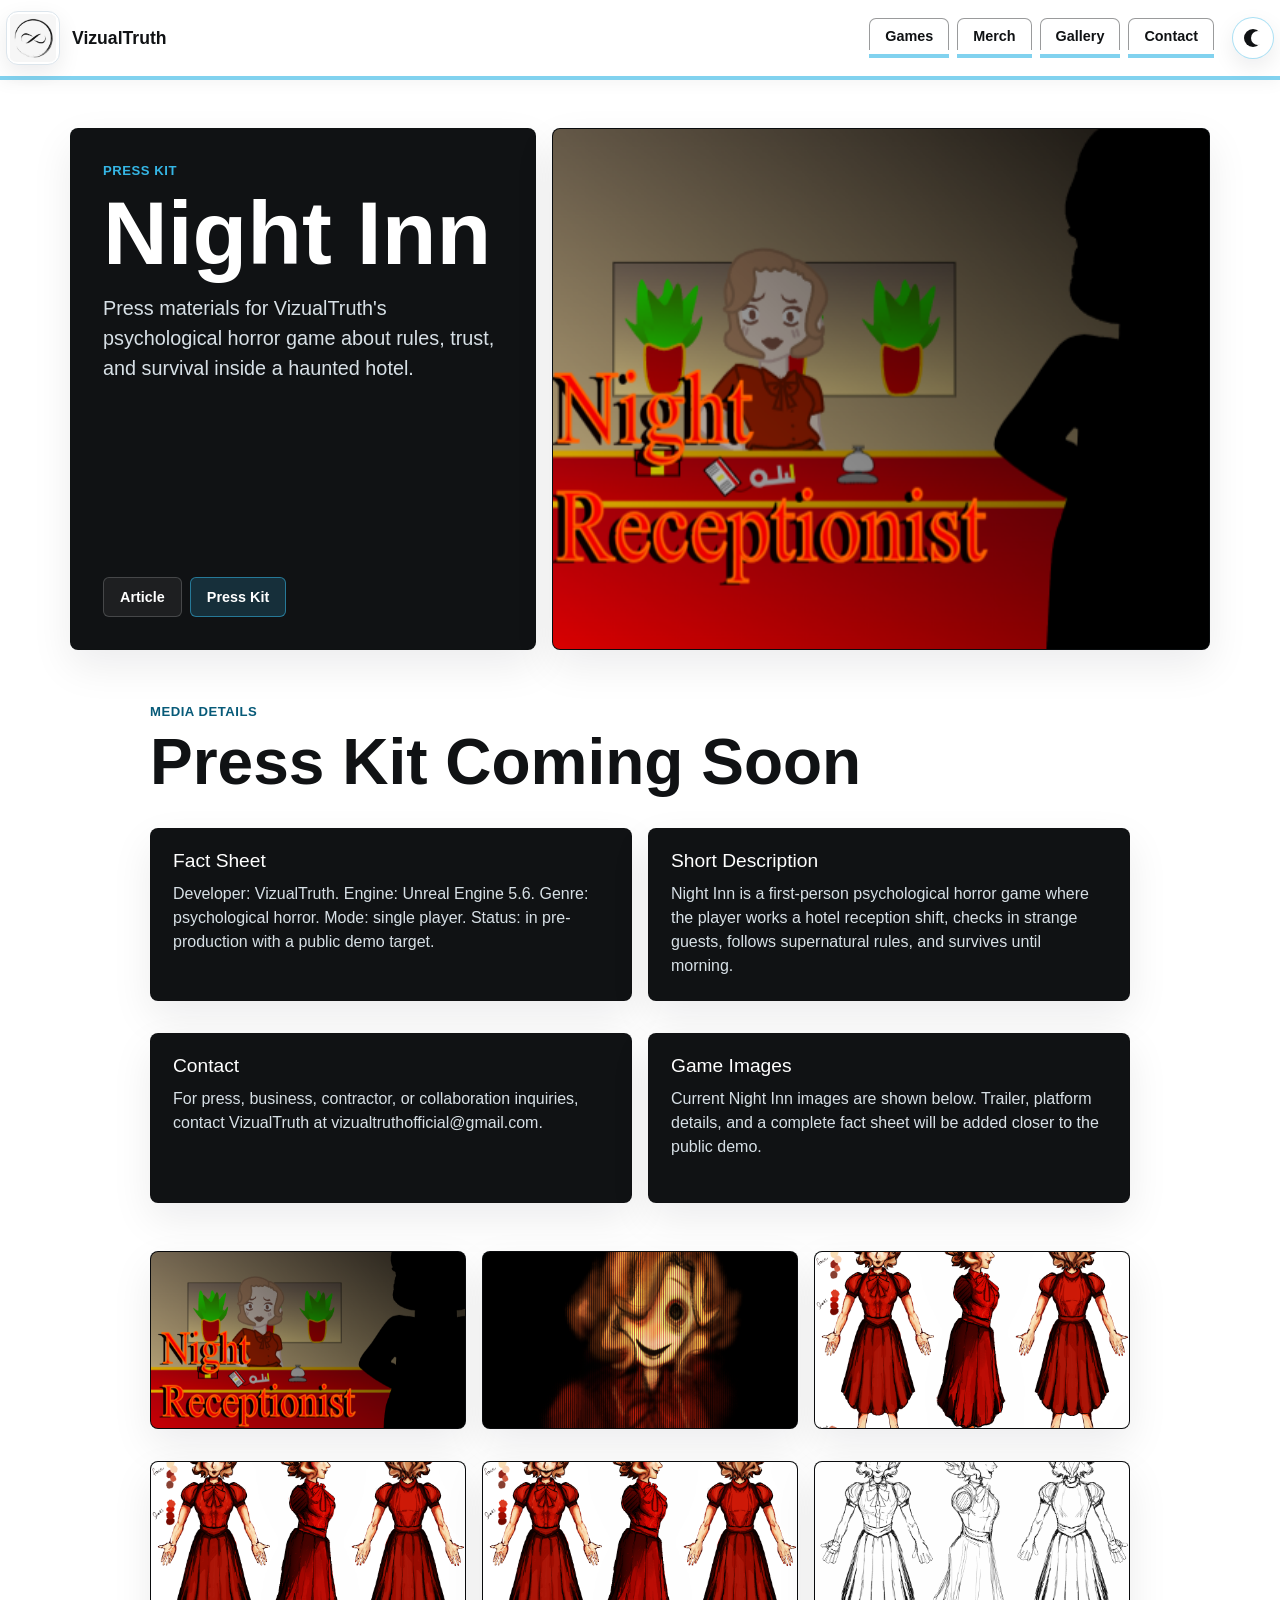
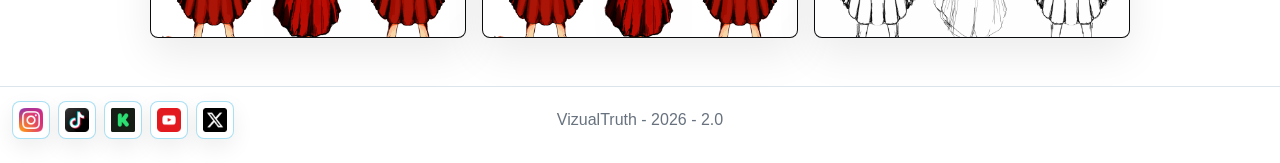
<file: press-kits/night-inn.html>
<!doctype html>
<html lang="en">
<head>
  <meta charset="utf-8">
  <meta name="viewport" content="width=device-width, initial-scale=1">
  <title>Night Inn Press Kit | VizualTruth</title>
  <meta name="description" content="Press kit coming soon for Night Inn, a psychological horror game by VizualTruth.">
  <link href="https://cdn.jsdelivr.net/npm/bootstrap@5.3.8/dist/css/bootstrap.min.css" rel="stylesheet" integrity="sha384-sRIl4kxILFvY47J16cr9ZwB07vP4J8+LH7qKQnuqkuIAvNWLzeN8tE5YBujZqJLB" crossorigin="anonymous">
  <link rel="icon" type="image/png" href="../Assets/Logo/vizualtruth-favicon.png">
  <script>
    try {
      if (window.localStorage.getItem("vizualtruth-theme") === "dark") {
        document.documentElement.classList.add("dark-mode");
      }
    } catch (error) {}
  </script>
  <style>
    html.dark-mode,
    html.dark-mode body {
      background: #0b0d10;
      color: #f5f8fa;
    }
  </style>
  <link rel="stylesheet" href="../styles.css">
</head>
<body>
  <header class="site-header navbar navbar-expand-sm">
    <div class="container nav-shell">
      <a class="navbar-brand brand-link" href="../index.html" aria-label="VizualTruth home">
        <span class="logo-tile">
          <img src="../Assets/Logo/VizualTruth%20Logo.jpg" alt="VizualTruth logo">
        </span>
        <span class="brand-word">VizualTruth</span>
      </a>
      <nav class="nav nav-pills top-tabs" aria-label="Main navigation">
        <a class="nav-link" href="../index.html#games">Games</a>
        <a class="nav-link" href="../merch.html">Merch</a>
        <a class="nav-link" href="../gallery.html">Gallery</a>
        <a class="nav-link" href="../index.html#contact">Contact</a>
      </nav>
      <button class="theme-toggle" type="button" data-theme-toggle aria-label="Toggle dark mode">
        <span class="moon-icon" aria-hidden="true"></span>
      </button>
    </div>
  </header>

  <main>
    <section class="container page-hero">
      <div class="row g-4 align-items-stretch">
        <div class="col-lg-5">
        <div class="game-hero-copy h-100">
          <div>
            <p class="eyebrow">Press kit</p>
            <h1>Night Inn</h1>
            <p class="lead">Press materials for VizualTruth's psychological horror game about rules, trust, and survival inside a haunted hotel.</p>
          </div>
          <nav class="nav nav-pills local-tabs" aria-label="Night Inn sections">
            <a class="nav-link" href="../games/night-inn.html">Article</a>
            <a class="nav-link active" href="night-inn.html">Press Kit</a>
          </nav>
        </div>
        </div>
        <div class="col-lg-7">
        <div class="press-hero-image hero-poster">
          <img src="../Assets/Games/Night-Inn/night-inn-title.png" alt="Night Inn title artwork">
        </div>
        </div>
      </div>
    </section>

    <section class="container content-shell">
      <div class="section-heading">
        <p class="eyebrow">Media details</p>
        <h2>Press Kit Coming Soon</h2>
      </div>
      <div class="row g-3 kit-grid">
        <div class="col-md-6">
        <div class="card kit-card h-100">
          <h3>Fact Sheet</h3>
          <p>Developer: VizualTruth. Engine: Unreal Engine 5.6. Genre: psychological horror. Mode: single player. Status: in pre-production with a public demo target.</p>
        </div>
        </div>
        <div class="col-md-6">
        <div class="card kit-card h-100">
          <h3>Short Description</h3>
          <p>Night Inn is a first-person psychological horror game where the player works a hotel reception shift, checks in strange guests, follows supernatural rules, and survives until morning.</p>
        </div>
        </div>
        <div class="col-md-6">
        <div class="card kit-card h-100">
          <h3>Contact</h3>
          <p>For press, business, contractor, or collaboration inquiries, contact VizualTruth at vizualtruthofficial@gmail.com.</p>
        </div>
        </div>
        <div class="col-md-6">
        <div class="card kit-card h-100">
          <h3>Game Images</h3>
          <p>Current Night Inn images are shown below. Trailer, platform details, and a complete fact sheet will be added closer to the public demo.</p>
        </div>
        </div>
        <div class="col-12">
        <div class="row g-3 asset-strip" aria-label="Night Inn assets">
          <div class="col-md-4"><figure class="asset-image"><img src="../Assets/Games/Night-Inn/night-inn-title.png" alt="Night Inn title artwork"></figure></div>
          <div class="col-md-4"><figure class="asset-image"><img src="../Assets/Games/Night-Inn/night-inn-description.png" alt="Night Inn description artwork"></figure></div>
          <div class="col-md-4"><figure class="asset-image"><img src="../Assets/Games/Night-Inn/night-inn-amy.png" alt="Amy character artwork"></figure></div>
          <div class="col-md-4"><figure class="asset-image"><img src="../Assets/Games/Night-Inn/night-inn-amy-trick.png" alt="Amy trick artwork"></figure></div>
          <div class="col-md-4"><figure class="asset-image"><img src="../Assets/Games/Night-Inn/night-inn-amy-treat.png" alt="Amy treat artwork"></figure></div>
          <div class="col-md-4"><figure class="asset-image"><img src="../Assets/Games/Night-Inn/night-inn-sketch.png" alt="Night Inn sketch artwork"></figure></div>
        </div>
        </div>
      </div>
    </section>
  </main>

  <footer class="site-footer">
    <div class="footer-shell">
      <nav class="footer-socials" aria-label="VizualTruth social links">
        <a href="https://www.instagram.com/vizualtruthofficial/" target="_blank" rel="noopener" aria-label="VizualTruth on Instagram">
          <img src="../Assets/Social/instagram.png" alt="" aria-hidden="true">
        </a>
        <a href="https://www.tiktok.com/@vizualtruthofficial" target="_blank" rel="noopener" aria-label="VizualTruth on TikTok">
          <img src="../Assets/Social/tiktok.png" alt="" aria-hidden="true">
        </a>
        <a href="https://www.kickstarter.com/profile/vizualtruth" target="_blank" rel="noopener" aria-label="VizualTruth on Kickstarter">
          <img src="../Assets/Social/kickstarter.png" alt="" aria-hidden="true">
        </a>
        <a href="https://www.youtube.com/@VizualTruth" target="_blank" rel="noopener" aria-label="VizualTruth on YouTube">
          <img src="../Assets/Social/youtube.png" alt="" aria-hidden="true">
        </a>
        <a href="https://x.com/VizualTruth" target="_blank" rel="noopener" aria-label="VizualTruth on X">
          <img src="../Assets/Social/twitter.png" alt="" aria-hidden="true">
        </a>
      </nav>
      <p>VizualTruth - 2026 - 2.0</p>
    </div>
  </footer>
  <script src="https://cdn.jsdelivr.net/npm/bootstrap@5.3.8/dist/js/bootstrap.bundle.min.js" integrity="sha384-FKyoEForCGlyvwx9Hj09JcYn3nv7wiPVlz7YYwJrWVcXK/BmnVDxM+D2scQbITxI" crossorigin="anonymous"></script>
  <script src="../theme.js"></script>
</body>
</html>
</file>
<file: styles.css>
:root {
  --black: #101214;
  --ink: #101214;
  --white: #ffffff;
  --paper: #ffffff;
  --baby-blue: #35b6e5;
  --baby-blue-soft: #e7f8ff;
  --gray: #f5f8fa;
  --muted: #67727e;
  --soft: #46515d;
  --line: #dce5ec;
  --teal: #1d9e93;
  --red: #a71f2a;
  --amber: #d59f34;
  --blue: #415fd1;
  --shadow: 0 16px 42px rgba(16, 18, 20, 0.08);
}

* {
  box-sizing: border-box;
}

html {
  scroll-behavior: smooth;
}

body {
  margin: 0;
  background: #fff;
  color: var(--ink);
  font-family: "Segoe UI", Arial, sans-serif;
  line-height: 1.5;
  transition: background 180ms ease, color 180ms ease;
}

a {
  color: inherit;
  text-decoration: none;
}

img {
  display: block;
  max-width: 100%;
}

.row {
  --grid-gap: 0;
  display: flex;
  flex-wrap: wrap;
  row-gap: var(--grid-gap);
  margin-right: calc(var(--grid-gap) * -0.5);
  margin-left: calc(var(--grid-gap) * -0.5);
}

.row > * {
  width: 100%;
  max-width: 100%;
  padding-right: calc(var(--grid-gap) * 0.5);
  padding-left: calc(var(--grid-gap) * 0.5);
}

.g-3 {
  --grid-gap: 1rem;
}

.g-4 {
  --grid-gap: 1rem;
}

.g-5 {
  --grid-gap: 3rem;
}

.col-12 {
  flex: 0 0 auto;
  width: 100%;
}

.align-items-center {
  align-items: center;
}

.align-items-stretch {
  align-items: stretch;
}

.h-100 {
  height: 100%;
}

.nav {
  display: flex;
  flex-wrap: wrap;
  padding-left: 0;
  margin-bottom: 0;
  list-style: none;
}

.nav-link {
  display: block;
  text-decoration: none;
}

.navbar-brand {
  margin-right: 0;
  white-space: nowrap;
}

.site-header {
  position: sticky;
  top: 0;
  z-index: 10;
  border-bottom: 4px solid rgba(53, 182, 229, 0.62);
  background: rgba(255, 255, 255, 0.96);
  color: var(--ink);
  box-shadow: 0 2px 16px rgba(16, 18, 20, 0.05);
  backdrop-filter: blur(12px);
}

.site-header.navbar {
  padding: 0;
}

.nav-shell {
  width: calc(100% - 12px);
  max-width: none;
  min-height: 76px;
  margin: 0 auto;
  padding: 0;
  display: flex;
  align-items: center;
  justify-content: space-between;
  gap: 18px;
}

.brand-link {
  display: inline-flex;
  align-items: center;
  gap: 12px;
  min-width: 0;
}

.logo-tile {
  width: 54px;
  height: 54px;
  display: flex;
  align-items: center;
  justify-content: center;
  flex: 0 0 auto;
  overflow: hidden;
  border: 1px solid var(--line);
  border-radius: 12px;
  background: #fff;
  box-shadow: 0 8px 22px rgba(16, 18, 20, 0.08);
}

.logo-tile img {
  width: 48px;
  height: 48px;
  object-fit: contain;
  border-radius: 8px;
}

.brand-word {
  color: var(--ink);
  font-size: 1.1rem;
  font-weight: 800;
  letter-spacing: 0;
}

.top-tabs,
.local-tabs {
  display: flex;
  align-items: center;
  gap: 8px;
  flex-wrap: wrap;
}

.top-tabs {
  margin-left: auto;
  justify-content: flex-end;
}

.theme-toggle {
  width: 42px;
  height: 42px;
  flex: 0 0 auto;
  display: inline-flex;
  align-items: center;
  justify-content: center;
  padding: 0;
  border: 1px solid rgba(53, 182, 229, 0.42);
  border-radius: 999px;
  background: #fff;
  cursor: pointer;
  box-shadow: 0 8px 22px rgba(16, 18, 20, 0.08);
}

.theme-toggle:hover,
.theme-toggle:focus-visible {
  background: var(--baby-blue-soft);
  border-color: rgba(53, 182, 229, 0.72);
}

.moon-icon {
  position: relative;
  width: 18px;
  height: 18px;
  display: block;
  border-radius: 999px;
  background: #101214;
}

.moon-icon::after {
  content: "";
  position: absolute;
  top: 2px;
  left: 7px;
  width: 14px;
  height: 14px;
  border-radius: 999px;
  background: #fff;
}

.top-tabs .nav-link,
.local-tabs .nav-link {
  min-height: 40px;
  display: inline-flex;
  align-items: center;
  justify-content: center;
  padding: 0 16px;
  color: var(--ink);
  font-size: 0.9rem;
  font-weight: 700;
  line-height: 1;
}

.top-tabs .nav-link {
  position: relative;
  border: 0;
  border-bottom: 4px solid rgba(53, 182, 229, 0.62);
  border-radius: 7px 7px 0 0;
  background: transparent;
}

.top-tabs .nav-link::before {
  content: "";
  position: absolute;
  inset: 0 0 4px;
  border: 1px solid rgba(16, 18, 20, 0.42);
  border-bottom: 0;
  border-radius: 7px 7px 0 0;
  pointer-events: none;
}

.local-tabs .nav-link {
  border: 1px solid var(--line);
  border-radius: 6px;
  background: var(--paper);
}

.top-tabs .nav-link:hover,
.top-tabs .nav-link:focus-visible {
  border-bottom-color: rgba(53, 182, 229, 0.96);
  background: var(--baby-blue-soft);
  color: #075a78;
}

.local-tabs .nav-link:hover,
.local-tabs .nav-link:focus-visible,
.local-tabs .nav-link.active {
  border-color: rgba(53, 182, 229, 0.45);
  background: var(--baby-blue-soft);
  color: #075a78;
}

.landing-panel {
  width: calc(100% - 12px);
  max-width: none;
  min-height: 30vh;
  margin: 12px auto 0;
  position: relative;
  overflow: hidden;
  padding: clamp(34px, 6vw, 64px) clamp(18px, 4vw, 42px) clamp(28px, 5vw, 46px);
  border: 1px solid rgba(53, 182, 229, 0.22);
  border-radius: 18px;
  background:
    linear-gradient(135deg, rgba(231, 248, 255, 0.92), rgba(255, 255, 255, 0.7) 58%),
    linear-gradient(90deg, rgba(53, 182, 229, 0.14), transparent 48%);
  box-shadow: 0 16px 38px rgba(53, 182, 229, 0.08);
}

.landing-panel::before {
  content: "";
  position: absolute;
  inset: 0 auto 0 0;
  width: 8px;
  background: var(--baby-blue);
  opacity: 0.52;
}

.landing-panel > .row {
  position: relative;
  z-index: 1;
  width: 100%;
  margin-right: 0;
  margin-left: 0;
}

.landing-copy {
  max-width: 720px;
}

.eyebrow {
  margin: 0 0 8px;
  color: #075a78;
  font-size: 0.82rem;
  font-weight: 800;
  letter-spacing: 0.04em;
  text-transform: uppercase;
}

h1,
h2,
h3 {
  margin: 0;
  color: var(--ink);
  line-height: 1;
  letter-spacing: 0;
}

h1 {
  font-size: clamp(3.2rem, 8vw, 6.2rem);
  font-weight: 900;
  margin-bottom: 16px;
}

h2 {
  font-size: clamp(2.15rem, 5vw, 4rem);
  font-weight: 850;
}

h3 {
  font-size: clamp(1.35rem, 3vw, 2.2rem);
}

.landing-copy h1 {
  margin-top: clamp(18px, 2.4vw, 34px);
  margin-bottom: clamp(22px, 3vw, 38px);
  color: var(--baby-blue);
  text-shadow: 0 2px 12px rgba(7, 90, 120, 0.16);
}

.landing-copy .eyebrow {
  color: #168db8;
}

.lead {
  max-width: 640px;
  margin: 12px 0 0;
  color: var(--soft);
  font-size: clamp(1.08rem, 2vw, 1.24rem);
}

.hero-actions {
  display: flex;
  flex-wrap: wrap;
  gap: 10px;
  margin-top: 22px;
}

.primary-action,
.secondary-action {
  min-height: 42px;
  display: inline-flex;
  align-items: center;
  justify-content: center;
  padding: 0 16px;
  border-radius: 6px;
  font-size: 0.92rem;
  font-weight: 800;
  line-height: 1;
}

.primary-action {
  border: 1px solid #075a78;
  background: #075a78;
  color: #fff;
}

.primary-action:hover,
.primary-action:focus-visible {
  background: #064a63;
  color: #fff;
}

.secondary-action {
  border: 1px solid rgba(53, 182, 229, 0.44);
  background: #fff;
  color: #075a78;
}

.secondary-action:hover,
.secondary-action:focus-visible {
  background: var(--baby-blue-soft);
  color: #075a78;
}

.logo-showcase {
  min-height: 220px;
  display: flex;
  align-items: center;
  justify-content: center;
  border: none;
  background: none;
  box-shadow: none;
  margin-bottom: 0;
}

.logo-showcase img {
  width: 120px;
  height: 120px;
  aspect-ratio: 1;
  object-fit: contain;
  border-radius: 16px;
  border: 1px solid var(--line);
  background: #fff;
  box-shadow: var(--shadow);
}

.section-shell {
  width: min(1100px, calc(100% - 32px));
  margin: 0 auto;
  padding: clamp(24px, 4vw, 40px) 0;
}

.section-heading {
  margin-bottom: 14px;
}

#games.section-shell {
  width: calc(100% - 18px);
  max-width: none;
  margin-left: 8px;
  margin-right: 10px;
  padding-top: clamp(56px, 8vw, 96px);
  padding-bottom: clamp(96px, 12vw, 168px);
}

.compact-heading {
  display: block;
}

.compact-heading h2 {
  font-size: clamp(2rem, 3.5vw, 3.4rem);
}

.games-experience {
  display: grid;
  gap: clamp(48px, 6vw, 86px);
  align-items: start;
}

.game-detail-panel,
.info-panel {
  border: 1px solid rgba(16, 18, 20, 0.14);
  border-radius: 8px;
  box-shadow: var(--shadow);
}

.game-detail-panel {
  display: grid;
  grid-template-columns: minmax(280px, 28%) minmax(260px, 1fr) minmax(420px, 38%);
  gap: 18px;
  align-items: stretch;
  min-height: 420px;
  overflow: hidden;
  background: var(--black);
  position: static;
}

.detail-title-box {
  display: flex;
  flex-direction: column;
  justify-content: center;
  gap: 12px;
  padding: clamp(20px, 3vw, 32px);
  border-right: 1px solid rgba(255, 255, 255, 0.1);
}

.detail-title-box h3 {
  color: #fff;
  font-size: clamp(2rem, 4vw, 4rem);
}

.detail-carousel {
  position: relative;
  overflow: hidden;
  aspect-ratio: 4 / 3;
  border-left: 1px solid rgba(255, 255, 255, 0.1);
  background: #090b0d;
}

.detail-track {
  height: 100%;
  display: flex;
  overflow-x: auto;
  scroll-behavior: smooth;
  scroll-snap-type: x mandatory;
  scrollbar-width: none;
}

.detail-track::-webkit-scrollbar {
  display: none;
}

.detail-slide {
  position: relative;
  flex: 0 0 100%;
  aspect-ratio: 4 / 3;
  min-height: 0;
  height: 100%;
  margin: 0;
  overflow: hidden;
  scroll-snap-align: start;
  background: #111;
}

.article-carousel {
  height: 100%;
  min-height: 420px;
  border: 1px solid rgba(16, 18, 20, 0.18);
  border-radius: 8px;
  box-shadow: var(--shadow);
}

.detail-slide img {
  width: 100%;
  height: 100%;
  object-fit: fill;
  object-position: center;
  background: #090b0d;
}

.carousel-dots {
  position: absolute;
  left: 0;
  right: 0;
  bottom: 10px;
  display: flex;
  justify-content: center;
  gap: 6px;
  pointer-events: none;
}

.carousel-dot {
  width: 7px;
  height: 7px;
  padding: 0;
  border: 0;
  border-radius: 999px;
  background: rgba(255, 255, 255, 0.52);
  pointer-events: auto;
}

.carousel-dot.is-active {
  width: 20px;
  background: var(--baby-blue);
}

.detail-carousel:not(.has-multiple-slides) .carousel-dots {
  display: none;
}

.detail-copy {
  display: grid;
  align-content: center;
  gap: 10px;
  padding: clamp(20px, 3vw, 32px);
}

.detail-copy p {
  margin: 0;
  color: #d7e0e6;
}

.detail-actions {
  display: flex;
  flex-wrap: wrap;
  gap: 10px;
  margin-top: 4px;
}

.game-title-grid {
  display: grid;
  grid-template-columns: repeat(auto-fit, minmax(260px, 320px));
  justify-content: center;
  gap: 36px 24px;
  align-items: start;
  margin-top: clamp(18px, 3vw, 40px);
  padding-bottom: clamp(36px, 6vw, 82px);
}

.game-select-card {
  width: 100%;
  padding: 0;
  border: 0;
  appearance: none;
  background: transparent;
  color: inherit;
  cursor: pointer;
  font: inherit;
  text-align: left;
  transition: transform 160ms ease;
}

.game-select-card:hover,
.game-select-card:focus-visible,
.game-select-card.is-active {
  transform: translateY(-4px);
}

.game-select-card:hover .game-thumb,
.game-select-card:focus-visible .game-thumb,
.game-select-card.is-active .game-thumb {
  border-color: rgba(53, 182, 229, 0.86);
  box-shadow:
    0 14px 34px rgba(16, 18, 20, 0.16),
    0 0 0 2px rgba(53, 182, 229, 0.26),
    0 0 30px rgba(53, 182, 229, 0.42);
}

.game-thumb {
  position: relative;
  display: block;
  aspect-ratio: 16 / 9;
  min-height: 0;
  overflow: hidden;
  border: 1px solid rgba(16, 18, 20, 0.12);
  border-radius: 10px;
  background: #111;
  box-shadow: 0 8px 20px rgba(16, 18, 20, 0.08);
  transition: border-color 160ms ease, box-shadow 160ms ease;
}

.game-thumb img {
  width: 100%;
  height: 100%;
  object-fit: cover;
  object-position: center;
  background: #090b0d;
}

.game-card-night .game-thumb img {
  object-position: center 48%;
}

.game-select-card .poster-label,
.detail-slide .poster-label {
  left: 18px;
  right: 18px;
  bottom: 14px;
  width: auto;
  max-width: none;
  padding: 0;
  border: 0;
  border-radius: 0;
  background: none;
  clip-path: none;
  text-align: left;
  text-shadow: 0 2px 10px rgba(0, 0, 0, 0.85);
  transform: none;
}

.game-select-copy {
  display: grid;
  gap: 5px;
  padding: 10px 4px 0;
}

.game-select-copy .game-title {
  display: block;
  color: var(--ink);
  font-size: 1rem;
  line-height: 1.18;
}

.game-select-copy .game-title::before {
  content: none;
  display: none;
}

.game-select-copy .game-meta {
  color: var(--muted);
  font-size: 0.72rem;
}

.small-info-grid {
  display: grid;
  grid-template-columns: repeat(2, minmax(0, 1fr));
  gap: 16px;
  margin-top: clamp(70px, 10vw, 140px);
  margin-bottom: clamp(90px, 12vw, 170px);
}

.featured-project {
  padding-top: clamp(28px, 5vw, 54px);
}

.featured-grid {
  display: grid;
  grid-template-columns: minmax(320px, 46%) minmax(0, 1fr);
  gap: 22px;
  align-items: stretch;
}

.featured-media,
.featured-copy,
.info-panel {
  border: 1px solid rgba(16, 18, 20, 0.14);
  border-radius: 8px;
  box-shadow: var(--shadow);
}

.featured-media {
  overflow: hidden;
  background: var(--black);
}

.featured-media img {
  width: 100%;
  height: 100%;
  min-height: 360px;
  object-fit: cover;
  object-position: center;
}

.featured-copy {
  display: flex;
  flex-direction: column;
  justify-content: center;
  padding: clamp(22px, 4vw, 34px);
  background: #fff;
}

.featured-copy h2 {
  margin-top: 12px;
}

.featured-copy p,
.info-panel p {
  margin: 14px 0 0;
  color: var(--soft);
  font-size: 1.04rem;
}

.status-pill {
  width: fit-content;
  display: inline-flex;
  align-items: center;
  min-height: 30px;
  padding: 0 10px;
  border: 1px solid rgba(53, 182, 229, 0.42);
  border-radius: 999px;
  background: var(--baby-blue-soft);
  color: #075a78;
  font-size: 0.78rem;
  font-weight: 800;
  text-transform: uppercase;
}

.feature-points {
  display: flex;
  flex-wrap: wrap;
  gap: 8px;
  margin-top: 18px;
}

.feature-points span {
  min-height: 32px;
  display: inline-flex;
  align-items: center;
  padding: 0 10px;
  border: 1px solid var(--line);
  border-radius: 6px;
  background: var(--gray);
  color: var(--ink);
  font-size: 0.86rem;
  font-weight: 750;
}

.split-section {
  display: grid;
  grid-template-columns: minmax(220px, 32%) minmax(0, 1fr);
  gap: 20px;
  align-items: start;
}

.info-panel {
  padding: clamp(20px, 4vw, 28px);
  background: #fff;
}

.info-panel h3 {
  font-size: clamp(1.3rem, 3vw, 2rem);
}

.info-panel .primary-action,
.info-panel .secondary-action {
  margin-top: 18px;
}

.contact-section {
  padding-bottom: 54px;
}

.game-card {
  display: grid;
  grid-template-rows: auto 1fr;
  width: 100%;
  min-height: 100%;
  overflow: hidden;
  border: 1px solid rgba(16, 18, 20, 0.14);
  border-radius: 8px;
  background: var(--black);
  box-shadow: var(--shadow);
  transition: transform 160ms ease, border-color 160ms ease, box-shadow 160ms ease;
}

.game-card:hover,
.game-card:focus-visible {
  transform: translateY(-4px);
  border-color: rgba(53, 182, 229, 0.74);
  box-shadow:
    0 18px 46px rgba(16, 18, 20, 0.14),
    0 0 0 1px rgba(53, 182, 229, 0.28),
    0 0 34px rgba(53, 182, 229, 0.42);
}

.poster {
  display: block;
  position: relative;
  min-height: 330px;
  overflow: hidden;
  isolation: isolate;
  background: #111;
}

.game-card .poster {
  aspect-ratio: 16 / 9;
  min-height: 0;
}

.game-select-card .game-thumb.poster {
  aspect-ratio: 16 / 9;
  min-height: 0;
}

.detail-slide.poster {
  min-height: 0;
}

.poster::before,
.poster::after {
  content: "";
  position: absolute;
  inset: 0;
  z-index: -1;
}

.poster-night {
  background:
    linear-gradient(180deg, transparent 0 45%, rgba(0, 0, 0, 0.82) 100%),
    linear-gradient(132deg, #09090c 0%, #211018 58%, #3a1118 100%);
}

.poster-night::before {
  left: 28%;
  right: 28%;
  top: 16%;
  bottom: 16%;
  border: 2px solid rgba(255, 255, 255, 0.22);
  border-radius: 4px 4px 0 0;
  background:
    radial-gradient(circle at 82% 48%, rgba(255, 255, 255, 0.75) 0 4px, transparent 5px),
    linear-gradient(90deg, transparent 0 48%, rgba(255, 255, 255, 0.14) 49% 51%, transparent 52%),
    linear-gradient(180deg, #111 0%, #0b0b0d 45%, #230d11 100%);
  box-shadow: 0 0 42px rgba(167, 31, 42, 0.42);
}

.poster-night::after {
  top: 0;
  left: 12%;
  width: 28%;
  height: 100%;
  background: linear-gradient(90deg, rgba(255, 255, 255, 0.08), transparent);
  transform: skewX(-12deg);
}

.poster-whole {
  background:
    linear-gradient(180deg, transparent 0 36%, rgba(0, 0, 0, 0.82) 100%),
    radial-gradient(ellipse at 50% 45%, rgba(167, 31, 42, 0.82), transparent 37%),
    linear-gradient(145deg, #0c0d10, #17212a 46%, #3c141c);
}

.poster-whole::before {
  top: 23%;
  left: 9%;
  right: 9%;
  height: 34%;
  border: 2px solid rgba(244, 241, 234, 0.18);
  border-radius: 999px;
  background:
    repeating-linear-gradient(90deg, rgba(255, 255, 255, 0.28) 0 5px, transparent 5px 20px),
    linear-gradient(180deg, rgba(0, 0, 0, 0.2), rgba(0, 0, 0, 0.72));
  transform: rotate(-3deg);
}

.poster-whole::after {
  inset: 44% 18% auto 18%;
  height: 44px;
  border-radius: 999px;
  background:
    repeating-linear-gradient(90deg, rgba(255, 255, 255, 0.38) 0 3px, transparent 3px 16px),
    linear-gradient(90deg, var(--teal), transparent, var(--red));
  opacity: 0.92;
}

.poster-wizard {
  background:
    linear-gradient(180deg, transparent 0 46%, rgba(0, 0, 0, 0.7) 100%),
    radial-gradient(circle at 34% 38%, rgba(213, 159, 52, 0.9), transparent 20%),
    radial-gradient(circle at 68% 42%, rgba(65, 95, 209, 0.85), transparent 23%),
    linear-gradient(135deg, #10151c 0%, #123f3f 52%, #253c19 100%);
}

.poster-wizard::before {
  inset: 15% 24% 28%;
  border: 2px solid rgba(244, 241, 234, 0.36);
  border-radius: 18px 18px 7px 7px;
  background:
    linear-gradient(45deg, transparent 0 45%, rgba(244, 241, 234, 0.75) 46% 50%, transparent 51%),
    linear-gradient(-45deg, transparent 0 45%, rgba(244, 241, 234, 0.75) 46% 50%, transparent 51%),
    linear-gradient(180deg, rgba(213, 159, 52, 0.2), rgba(65, 95, 209, 0.18));
  box-shadow: 0 0 44px rgba(213, 159, 52, 0.28);
  transform: rotate(45deg);
}

.poster-wizard::after {
  inset: auto 12% 25% 20%;
  height: 28px;
  background: linear-gradient(90deg, var(--amber), var(--teal), var(--blue));
  transform: skewX(-18deg);
}

.poster-whole,
.poster-wizard,
.poster-spiral {
  background:
    linear-gradient(180deg, rgba(5, 7, 9, 0.06) 0 44%, rgba(5, 7, 9, 0.86) 100%),
    linear-gradient(135deg, #0c1014 0%, #142733 54%, #08171d 100%);
}

.poster-whole::before,
.poster-wizard::before,
.poster-spiral::before {
  inset: 17%;
  border: 1px solid rgba(53, 182, 229, 0.34);
  border-radius: 8px;
  background:
    linear-gradient(90deg, transparent 0 48%, rgba(53, 182, 229, 0.34) 49% 51%, transparent 52%),
    linear-gradient(180deg, rgba(255, 255, 255, 0.08), rgba(53, 182, 229, 0.1));
  box-shadow: 0 0 34px rgba(53, 182, 229, 0.2);
  transform: none;
}

.poster-whole::after,
.poster-wizard::after,
.poster-spiral::after {
  inset: auto 18% 30% 18%;
  height: 3px;
  border-radius: 999px;
  background: linear-gradient(90deg, transparent, var(--baby-blue), transparent);
  opacity: 0.84;
  transform: none;
}

.poster-label {
  position: absolute;
  left: 22px;
  right: 22px;
  bottom: 20px;
  color: #fff;
  font-size: clamp(1.45rem, 3vw, 2.35rem);
  font-weight: 900;
  line-height: 1;
}

.poster-night .poster-label {
  right: auto;
  max-width: calc(100% - 44px);
  padding: 10px 14px;
  border: 1px solid rgba(255, 255, 255, 0.24);
  border-radius: 4px;
  background: rgba(0, 0, 0, 0.58);
  letter-spacing: 0.02em;
  text-transform: uppercase;
}

.poster-whole .poster-label {
  left: 50%;
  right: auto;
  bottom: 28px;
  width: min(82%, 260px);
  padding: 12px 16px;
  border: 1px solid rgba(255, 255, 255, 0.24);
  border-radius: 999px;
  background: rgba(10, 13, 16, 0.68);
  text-align: center;
  transform: translateX(-50%);
}

.poster-wizard .poster-label {
  left: 18px;
  right: auto;
  bottom: 28px;
  width: min(84%, 280px);
  padding: 11px 18px;
  background: rgba(13, 24, 29, 0.75);
  clip-path: polygon(0 0, 90% 0, 100% 50%, 90% 100%, 0 100%, 8% 50%);
  text-align: center;
}

.poster-whole .poster-label,
.poster-wizard .poster-label,
.poster-spiral .poster-label {
  left: 18px;
  right: 18px;
  bottom: 16px;
  width: auto;
  max-width: none;
  padding: 0;
  border: 0;
  border-radius: 0;
  background: none;
  clip-path: none;
  letter-spacing: 0;
  text-align: left;
  text-shadow: 0 2px 10px rgba(0, 0, 0, 0.85);
  text-transform: none;
  transform: none;
}

.game-card .poster-label {
  left: 18px;
  right: 18px;
  bottom: 16px;
  width: auto;
  max-width: none;
  padding: 0;
  border: 0;
  border-radius: 0;
  background: none;
  clip-path: none;
  letter-spacing: 0;
  text-align: left;
  text-shadow: 0 2px 10px rgba(0, 0, 0, 0.85);
  text-transform: none;
  transform: none;
}

.game-select-card .game-thumb .poster-label,
.detail-slide.poster .poster-label {
  left: 18px;
  right: 18px;
  bottom: 14px;
  width: auto;
  max-width: none;
  padding: 0;
  border: 0;
  border-radius: 0;
  background: none;
  clip-path: none;
  letter-spacing: 0;
  text-align: left;
  text-shadow: 0 2px 10px rgba(0, 0, 0, 0.85);
  text-transform: none;
  transform: none;
}

.game-card-body {
  display: grid;
  align-content: start;
  gap: 8px;
  padding: 18px;
  background: var(--black);
}

.game-meta,
.stat-label {
  color: #b9c6cf;
  font-size: 0.78rem;
  font-weight: 800;
  letter-spacing: 0;
  text-transform: uppercase;
}

.game-title {
  color: #fff;
  font-size: 1.25rem;
  font-weight: 850;
  line-height: 1.08;
  display: inline-flex;
  align-items: center;
  gap: 10px;
}

.game-title::before {
  content: "";
  display: inline-block;
  flex: 0 0 auto;
}

.game-card-night .game-title::before {
  width: 24px;
  height: 14px;
  border: 1px solid rgba(255, 255, 255, 0.34);
  border-radius: 2px 2px 0 0;
  background: linear-gradient(180deg, #301018, #13080b);
}

.game-card-whole .game-title::before {
  width: 18px;
  height: 18px;
  border: 2px solid rgba(255, 255, 255, 0.36);
  border-radius: 999px;
  background: linear-gradient(135deg, var(--teal), var(--red));
}

.game-card-wizard .game-title::before {
  width: 17px;
  height: 17px;
  border: 1px solid rgba(255, 255, 255, 0.42);
  border-radius: 3px;
  background: linear-gradient(135deg, var(--amber), var(--blue));
  transform: rotate(45deg);
}

.game-copy {
  color: #d7e0e6;
}

.article-body p,
.kit-card p,
.empty-state p {
  color: var(--soft);
}

.merch-section {
  padding-top: 8px;
}

.empty-state {
  min-height: 130px;
  display: grid;
  place-items: center;
  padding: 24px;
  border: 1px dashed #c2d2dc;
  border-radius: 8px;
  background: var(--gray);
  text-align: center;
}

.empty-state p {
  margin: 0;
  font-size: 1.08rem;
  font-weight: 700;
}

.site-footer {
  width: 100%;
  max-width: none;
  margin: 0;
  padding: 22px 8px 34px;
  border-top: 1px solid var(--line);
  color: var(--muted);
}

.site-footer p {
  margin: 0;
  text-align: center;
}

html.dark-mode body {
  background: #0b0d10;
  color: #f5f8fa;
}

html.dark-mode .site-header {
  border-bottom-color: rgba(53, 182, 229, 0.72);
  background: rgba(10, 13, 16, 0.96);
  color: #f5f8fa;
  box-shadow: 0 2px 16px rgba(0, 0, 0, 0.35);
}

html.dark-mode .brand-word,
html.dark-mode h1,
html.dark-mode h2,
html.dark-mode h3,
html.dark-mode .game-select-copy .game-title,
html.dark-mode .fact strong {
  color: #f5f8fa;
}

html.dark-mode .top-tabs .nav-link,
html.dark-mode .local-tabs .nav-link,
html.dark-mode .theme-toggle {
  border-color: rgba(53, 182, 229, 0.34);
  background: #13171b;
  color: #f5f8fa;
}

html.dark-mode .top-tabs .nav-link {
  border-color: rgba(53, 182, 229, 0.72);
  background: transparent;
}

html.dark-mode .top-tabs .nav-link:hover,
html.dark-mode .top-tabs .nav-link:focus-visible {
  border-bottom-color: rgba(53, 182, 229, 0.96);
  background: rgba(53, 182, 229, 0.14);
  color: var(--baby-blue);
}

html.dark-mode .theme-toggle .moon-icon::after {
  background: #13171b;
}

html.dark-mode .logo-tile,
html.dark-mode .secondary-action,
html.dark-mode .featured-copy,
html.dark-mode .info-panel,
html.dark-mode .fact {
  background: #12161a;
  border-color: rgba(53, 182, 229, 0.24);
}

html.dark-mode .logo-tile {
  background: #fff !important;
  border-color: rgba(53, 182, 229, 0.42);
}

html.dark-mode .logo-tile img {
  background: #fff;
}

html.dark-mode .landing-panel {
  background:
    linear-gradient(135deg, rgba(8, 45, 61, 0.9), rgba(11, 13, 16, 0.78) 58%),
    linear-gradient(90deg, rgba(53, 182, 229, 0.18), transparent 48%);
  border-color: rgba(53, 182, 229, 0.34);
}

html.dark-mode .lead,
html.dark-mode .featured-copy p,
html.dark-mode .info-panel p,
html.dark-mode .article-body p,
html.dark-mode .kit-card p,
html.dark-mode .empty-state p {
  color: #c8d3dc;
}

html.dark-mode .landing-copy .eyebrow,
html.dark-mode .eyebrow,
html.dark-mode .secondary-action {
  color: var(--baby-blue);
}

html.dark-mode .game-select-copy .game-meta,
html.dark-mode .site-footer {
  color: #9eb0bd;
}

html.dark-mode .site-footer {
  border-color: rgba(53, 182, 229, 0.26);
}

.page-hero {
  width: min(1180px, calc(100% - 32px));
  margin: 0 auto;
  padding: clamp(28px, 5vw, 48px) 0 24px;
}

.game-hero-copy {
  display: flex;
  flex-direction: column;
  justify-content: space-between;
  gap: 28px;
  padding: clamp(22px, 4vw, 32px);
  border: 1px solid rgba(16, 18, 20, 0.18);
  border-radius: 8px;
  background: var(--black);
  box-shadow: var(--shadow);
}

.game-hero-copy .eyebrow {
  color: var(--baby-blue);
}

.game-hero-copy h1,
.kit-card h3 {
  color: #fff;
}

.game-hero-copy .lead {
  color: #d7e0e6;
}

.game-hero-copy .local-tabs .nav-link {
  border-color: rgba(255, 255, 255, 0.18);
  background: rgba(255, 255, 255, 0.06);
  color: #fff;
}

.game-hero-copy .local-tabs .nav-link:hover,
.game-hero-copy .local-tabs .nav-link:focus-visible,
.game-hero-copy .local-tabs .nav-link.active {
  border-color: rgba(53, 182, 229, 0.55);
  background: rgba(53, 182, 229, 0.18);
  color: #fff;
}

.game-hero-copy h1 {
  font-size: clamp(2.8rem, 7vw, 6.1rem);
}

.hero-poster {
  min-height: 520px;
  border: 1px solid rgba(16, 18, 20, 0.18);
  border-radius: 8px;
  box-shadow: var(--shadow);
}

.press-hero-image {
  overflow: hidden;
  background: #090b0d;
}

.press-hero-image img {
  width: 100%;
  height: 100%;
  min-height: inherit;
  object-fit: cover;
  object-position: center;
}

.content-shell {
  width: min(980px, calc(100% - 32px));
  margin: 0 auto;
  padding: 28px 0 48px;
}

.article-body {
  display: grid;
  gap: 18px;
}

.article-body p {
  margin: 0;
  font-size: 1.08rem;
}

.night-inn-noise-article {
  --flashlight-x: 50%;
  --flashlight-y: 42%;
  --flashlight-radius: 220px;
  --flashlight-darkness: 0.62;
  position: relative;
  isolation: isolate;
  overflow: hidden;
  padding: clamp(22px, 4vw, 42px);
  border: 1px solid rgba(167, 31, 42, 0.36);
  border-radius: 8px;
  background:
    radial-gradient(circle at 18% 14%, rgba(167, 31, 42, 0.34), transparent 34%),
    radial-gradient(circle at 86% 22%, rgba(53, 182, 229, 0.14), transparent 31%),
    linear-gradient(145deg, #09090c 0%, #140b0f 48%, #241016 100%);
  box-shadow:
    0 24px 62px rgba(16, 18, 20, 0.18),
    inset 0 0 0 1px rgba(255, 255, 255, 0.04);
}

.night-inn-noise-article.is-flashlight-active {
  --flashlight-darkness: 0.72;
}

.noise-overlay {
  position: absolute;
  inset: 0;
  z-index: 0;
  width: 100%;
  height: 100%;
  pointer-events: none;
  image-rendering: pixelated;
  mix-blend-mode: screen;
  opacity: 0.7;
}

.night-inn-noise-article::before,
.night-inn-noise-article::after {
  content: "";
  position: absolute;
  inset: 0;
  pointer-events: none;
}

.night-inn-noise-article::before {
  z-index: 2;
  background:
    radial-gradient(
      circle var(--flashlight-radius) at var(--flashlight-x) var(--flashlight-y),
      rgba(255, 244, 184, 0.24),
      rgba(255, 224, 136, 0.12) 34%,
      transparent 58%
    );
  mix-blend-mode: screen;
  opacity: 0.88;
  transition: opacity 180ms ease;
}

.night-inn-noise-article::after {
  z-index: 3;
  background: rgba(0, 0, 0, var(--flashlight-darkness));
  -webkit-mask:
    radial-gradient(
      circle var(--flashlight-radius) at var(--flashlight-x) var(--flashlight-y),
      transparent 0 42%,
      rgba(0, 0, 0, 0.4) 58%,
      #000 82%
    );
  mask:
    radial-gradient(
      circle var(--flashlight-radius) at var(--flashlight-x) var(--flashlight-y),
      transparent 0 42%,
      rgba(0, 0, 0, 0.4) 58%,
      #000 82%
    );
}

.night-inn-noise-article > :not(.noise-overlay) {
  position: relative;
  z-index: 1;
}

.night-inn-noise-article p {
  color: #d7e0e6;
}

.night-inn-noise-article .fact {
  --card-glow-x: 50%;
  --card-glow-y: 50%;
  --card-glow-intensity: 0;
  position: relative;
  overflow: hidden;
  border-color: rgba(255, 255, 255, 0.12);
  background: rgba(10, 13, 16, 0.72);
  box-shadow:
    0 14px 34px rgba(0, 0, 0, 0.24),
    inset 0 0 0 1px rgba(255, 255, 255, 0.04);
  backdrop-filter: blur(8px);
}

.night-inn-noise-article .fact::after {
  content: "";
  position: absolute;
  inset: 0;
  z-index: 0;
  pointer-events: none;
  border-radius: inherit;
  background:
    radial-gradient(
      170px circle at var(--card-glow-x) var(--card-glow-y),
      rgba(255, 228, 150, calc(var(--card-glow-intensity) * 0.34)),
      rgba(167, 31, 42, calc(var(--card-glow-intensity) * 0.18)) 42%,
      transparent 68%
    );
  opacity: 1;
}

.night-inn-noise-article .fact > * {
  position: relative;
  z-index: 1;
}

.night-inn-noise-article .fact strong {
  color: #f5f8fa;
}

.night-inn-noise-article .fact .stat-label {
  color: #9eb0bd;
}

.fact-row {
  margin-top: 4px;
}

.fact {
  min-height: 94px;
  padding: 16px;
  border: 1px solid var(--line);
  border-radius: 8px;
  background: #fff;
  box-shadow: 0 10px 28px rgba(16, 18, 20, 0.05);
}

.fact strong {
  display: block;
  margin-top: 4px;
  color: var(--ink);
}

.fact .stat-label {
  color: var(--muted);
}

.kit-grid {
  margin-top: 18px;
}

.kit-card {
  min-height: 170px;
  padding: 22px;
  border: 1px solid rgba(16, 18, 20, 0.14);
  border-radius: 8px;
  background: var(--black);
  box-shadow: var(--shadow);
}

.kit-card h3 {
  margin-bottom: 12px;
  font-size: 1.2rem;
}

.kit-card p {
  margin: 0;
  color: #d7e0e6;
}

.asset-strip {
  margin-top: 0;
}

.asset-swatch {
  display: block;
  min-height: 160px;
  border: 1px solid rgba(16, 18, 20, 0.14);
  border-radius: 8px;
  background: linear-gradient(135deg, #09090c, #211018, #441820);
  box-shadow: var(--shadow);
}

.swatch-night {
  background: linear-gradient(135deg, #09090c, #211018, #441820);
}

.swatch-whole {
  background: linear-gradient(135deg, #0c1014, #142733, #08171d);
}

.asset-image {
  display: block;
  aspect-ratio: 16 / 9;
  min-height: 160px;
  margin: 0;
  overflow: hidden;
  border: 1px solid rgba(16, 18, 20, 0.14);
  border-radius: 8px;
  background: #090b0d;
  box-shadow: var(--shadow);
}

.asset-image img {
  width: 100%;
  height: 100%;
  object-fit: cover;
  object-position: center;
}

.swatch-wizard {
  background: linear-gradient(135deg, #0c1014, #142733, #08171d);
}

.swatch-spiral {
  background: linear-gradient(135deg, #0c1014, #142733, #08171d);
}

@media (max-width: 900px) {
  .landing-panel {
    min-height: auto;
  }

  .game-detail-panel {
    position: static;
    grid-template-columns: 1fr;
    min-height: auto;
  }

  .detail-carousel {
    border-left: 0;
    border-top: 1px solid rgba(255, 255, 255, 0.1);
  }

  .games-experience,
  .featured-grid,
  .split-section,
  .small-info-grid {
    grid-template-columns: 1fr;
  }

  .featured-media img {
    min-height: auto;
    aspect-ratio: 16 / 9;
  }

  .logo-showcase {
    min-height: 120px;
  }

  .hero-poster {
    min-height: 360px;
  }
}

@media (min-width: 768px) {
  .col-md-4 {
    flex: 0 0 auto;
    width: 33.333333%;
  }

  .col-md-6 {
    flex: 0 0 auto;
    width: 50%;
  }
}

@media (min-width: 992px) {
  .col-lg-4 {
    flex: 0 0 auto;
    width: 33.333333%;
  }

  .col-lg-5 {
    flex: 0 0 auto;
    width: 41.666667%;
  }

  .col-lg-7 {
    flex: 0 0 auto;
    width: 58.333333%;
  }
}

@media (max-width: 620px) {
  .nav-shell {
    min-height: 92px;
    align-items: stretch;
    flex-direction: column;
    justify-content: center;
    padding: 12px 0;
  }

  .brand-link {
    width: 100%;
  }

  .top-tabs,
  .local-tabs {
    width: 100%;
  }

  .theme-toggle {
    align-self: flex-end;
  }

  .top-tabs .nav-link,
  .local-tabs .nav-link {
    flex: 1 1 calc(50% - 8px);
    padding: 0 12px;
  }

  h1 {
    font-size: clamp(2.85rem, 17vw, 4.8rem);
  }

  .section-shell,
  .content-shell {
    width: min(1100px, calc(100% - 24px));
  }

  .landing-panel {
    width: calc(100% - 12px);
  }

  .section-shell {
    padding: 34px 0;
  }

  .detail-copy {
    padding: 16px;
  }

  .poster {
    min-height: 280px;
  }

  .hero-poster {
    min-height: 320px;
  }

  .poster-label {
    left: 16px;
    right: 16px;
    bottom: 16px;
  }

  .poster-night .poster-label {
    right: auto;
    max-width: calc(100% - 32px);
  }

  .poster-whole .poster-label {
    left: 50%;
    right: auto;
    bottom: 20px;
    width: min(84%, 240px);
    transform: translateX(-50%);
  }

  .poster-wizard .poster-label {
    left: 16px;
    right: auto;
    bottom: 20px;
    width: min(86%, 250px);
  }

  .poster-whole .poster-label,
  .poster-wizard .poster-label,
  .poster-spiral .poster-label {
    left: 16px;
    right: 16px;
    bottom: 16px;
    width: auto;
    max-width: none;
    padding: 0;
    border: 0;
    border-radius: 0;
    background: none;
    clip-path: none;
    text-align: left;
    transform: none;
  }

  .game-card .poster-label {
    left: 14px;
    right: 14px;
    bottom: 12px;
    width: auto;
    max-width: none;
    padding: 0;
    border: 0;
    border-radius: 0;
    background: none;
    clip-path: none;
    text-align: left;
    transform: none;
  }
}

.landing-home .site-header {
  border-bottom: 4px solid rgba(53, 182, 229, 0.62);
  background: rgba(255, 255, 255, 0.98);
  box-shadow: none;
}

.landing-home .nav-shell {
  width: 100%;
  min-height: 74px;
  padding: 0 clamp(14px, 2vw, 28px);
}

.landing-home .logo-tile {
  width: 42px;
  height: 42px;
  border: 2px solid var(--black);
  border-radius: 0;
  box-shadow: none;
}

.landing-home .logo-tile img {
  width: 38px;
  height: 38px;
  border-radius: 0;
}

.landing-home .brand-word {
  font-size: clamp(1.15rem, 2vw, 1.45rem);
  font-weight: 900;
}

.landing-home .top-tabs {
  gap: clamp(10px, 1.6vw, 18px);
}

.landing-home .top-tabs .nav-link,
.landing-home .theme-toggle {
  min-width: 76px;
  min-height: 32px;
  border: 4px solid var(--black);
  border-radius: 0;
  background: #fff;
  box-shadow: none;
  color: var(--ink);
}

.landing-home .top-tabs .nav-link {
  padding: 0 14px;
  font-size: 0.78rem;
  text-transform: uppercase;
}

.landing-home .top-tabs .nav-link::before {
  content: none;
}

.landing-home .theme-toggle {
  width: 42px;
  min-width: 42px;
  padding: 0;
}

.landing-home .top-tabs .nav-link:hover,
.landing-home .top-tabs .nav-link:focus-visible,
.landing-home .theme-toggle:hover,
.landing-home .theme-toggle:focus-visible {
  border-color: #075a78;
  background: var(--baby-blue-soft);
}

.landing-feature {
  width: 100%;
  min-height: clamp(318px, 34vw, 430px);
  display: grid;
  grid-template-columns: minmax(260px, 31%) minmax(360px, 38%) minmax(260px, 31%);
  align-items: stretch;
  border-bottom: 4px solid var(--black);
  background: var(--paper);
}

.selected-game-panel,
.feature-about-panel {
  display: grid;
  align-content: center;
  padding: clamp(28px, 4vw, 58px);
}

.selected-game-panel h2 {
  max-width: 10ch;
  margin-top: 18px;
  color: var(--ink);
  font-size: clamp(2.4rem, 4.9vw, 5.35rem);
  font-weight: 950;
  line-height: 0.95;
  text-transform: uppercase;
}

.feature-status {
  margin: 18px 0 0;
  color: var(--muted);
  font-size: 0.86rem;
  font-weight: 800;
  text-transform: uppercase;
}

.selected-game-panel .detail-actions {
  margin-top: 20px;
}

.feature-media-panel {
  display: grid;
  place-items: end center;
  padding: clamp(18px, 2.6vw, 34px) clamp(16px, 2vw, 28px) 0;
  border-left: 1px solid rgba(16, 18, 20, 0.08);
  border-right: 1px solid rgba(16, 18, 20, 0.08);
  background:
    linear-gradient(180deg, rgba(231, 248, 255, 0.62), rgba(255, 255, 255, 0) 54%),
    #fff;
}

.landing-carousel {
  width: min(100%, 520px);
  height: clamp(250px, 26vw, 340px);
  border: 4px solid #70777d;
  border-bottom: 0;
  border-radius: 0;
  background: #0c0f12;
  box-shadow: 0 18px 38px rgba(16, 18, 20, 0.12);
}

.landing-home .landing-carousel .detail-slide {
  aspect-ratio: auto;
}

.landing-home .landing-carousel .detail-slide img {
  object-fit: contain;
}

.landing-home .carousel-dots {
  bottom: 18px;
  gap: 14px;
}

.landing-home .carousel-dot {
  width: 16px;
  height: 16px;
  border: 3px solid #fff;
  background: transparent;
  box-shadow: 0 1px 8px rgba(0, 0, 0, 0.48);
}

.landing-home .carousel-dot.is-active {
  width: 16px;
  background: var(--baby-blue);
}

.feature-about-panel h2 {
  margin-bottom: 16px;
  font-size: clamp(1.9rem, 3vw, 3rem);
  font-weight: 900;
}

.feature-about-panel p {
  max-width: 34ch;
  margin: 0;
  color: var(--soft);
  font-weight: 650;
}

.about-facts {
  display: grid;
  gap: 10px;
  max-width: 340px;
  margin: 24px 0 0;
}

.about-facts div {
  display: flex;
  justify-content: space-between;
  gap: 14px;
  padding-bottom: 10px;
  border-bottom: 1px solid var(--line);
}

.about-facts dt,
.about-facts dd {
  margin: 0;
}

.about-facts dt {
  color: var(--muted);
  font-size: 0.78rem;
  font-weight: 850;
  text-transform: uppercase;
}

.about-facts dd {
  color: var(--ink);
  font-weight: 800;
  text-align: right;
}

.studio-band {
  width: 100%;
  margin: 18px 0 0;
  padding: clamp(26px, 4vw, 42px) 18px 24px;
  border-top: 4px solid rgba(53, 182, 229, 0.58);
  border-bottom: 4px solid rgba(53, 182, 229, 0.58);
  background: #fff;
  text-align: center;
}

.studio-band h1 {
  color: rgba(53, 182, 229, 0.56);
  font-size: clamp(3rem, 6vw, 5.8rem);
  font-weight: 950;
  line-height: 0.9;
  text-transform: uppercase;
}

.studio-line {
  margin: 16px auto 0;
  color: var(--ink);
  font-size: clamp(1.05rem, 2.2vw, 1.82rem);
  font-weight: 950;
  line-height: 1.1;
  text-transform: uppercase;
}

.studio-tagline {
  margin: 10px 0 0;
  color: rgba(53, 182, 229, 0.7);
  font-size: 0.84rem;
  font-weight: 950;
  text-transform: uppercase;
}

.catalog-section {
  width: min(1120px, calc(100% - 48px));
  margin: clamp(46px, 7vw, 92px) auto clamp(82px, 10vw, 140px);
}

.catalog-title-box {
  width: min(330px, 100%);
  min-height: 150px;
  display: grid;
  place-items: center;
  align-content: center;
  gap: 8px;
  margin: 0 auto;
  padding: 22px;
  border: 4px solid var(--black);
  background: #fff;
  text-align: center;
}

.catalog-title-box .eyebrow {
  margin: 0;
  color: var(--muted);
  font-size: 0.72rem;
}

.catalog-title-box h2 {
  font-size: 1.05rem;
  font-weight: 950;
  text-transform: uppercase;
}

.landing-home .game-title-grid {
  grid-template-columns: repeat(auto-fit, minmax(260px, 340px));
  gap: 32px;
  margin-top: clamp(42px, 6vw, 72px);
  padding-bottom: 0;
}

.landing-home .game-thumb {
  border: 4px solid var(--black);
  border-radius: 0;
  box-shadow: none;
}

.landing-home .game-select-card:hover .game-thumb,
.landing-home .game-select-card:focus-visible .game-thumb,
.landing-home .game-select-card.is-active .game-thumb {
  border-color: #075a78;
  box-shadow: 0 16px 34px rgba(53, 182, 229, 0.24);
}

.landing-link-grid {
  width: calc(100% - 52px);
  display: grid;
  grid-template-columns: repeat(3, minmax(0, 1fr));
  gap: clamp(24px, 5vw, 56px);
  margin: 0 auto 26px;
  padding-bottom: 26px;
}

.landing-link-panel {
  min-height: clamp(190px, 18vw, 250px);
  display: flex;
  flex-direction: column;
  justify-content: center;
  align-items: flex-start;
  padding: clamp(26px, 4vw, 48px);
  border: 4px solid var(--black);
  background: #fff;
  transition: border-color 160ms ease, box-shadow 160ms ease, transform 160ms ease;
}

.landing-link-panel:hover,
.landing-link-panel:focus-within {
  border-color: #075a78;
  box-shadow: 0 16px 34px rgba(53, 182, 229, 0.18);
  transform: translateY(-3px);
}

.landing-link-panel h2 {
  font-size: clamp(1.55rem, 2.5vw, 2.4rem);
  font-weight: 900;
}

.landing-link-panel p:not(.eyebrow) {
  max-width: 28ch;
  margin: 14px 0 0;
  color: var(--soft);
  font-weight: 650;
}

.landing-link-panel .primary-action,
.landing-link-panel .secondary-action {
  margin-top: 22px;
}

body.landing-home .site-footer {
  border-top: 4px solid var(--black);
}

html.dark-mode body.landing-home .site-header,
html.dark-mode body.landing-home .landing-feature,
html.dark-mode body.landing-home .studio-band,
html.dark-mode body.landing-home .catalog-title-box,
html.dark-mode body.landing-home .landing-link-panel {
  background: #0b0d10;
}

html.dark-mode body.landing-home .top-tabs .nav-link,
html.dark-mode body.landing-home .theme-toggle,
html.dark-mode body.landing-home .logo-tile,
html.dark-mode body.landing-home .catalog-title-box,
html.dark-mode body.landing-home .landing-link-panel,
html.dark-mode body.landing-home .game-thumb {
  border-color: rgba(53, 182, 229, 0.72);
}

html.dark-mode body.landing-home .top-tabs .nav-link,
html.dark-mode body.landing-home .theme-toggle {
  background: #101418;
  color: #f5f8fa;
}

html.dark-mode body.landing-home .feature-media-panel {
  border-color: rgba(53, 182, 229, 0.18);
  background:
    linear-gradient(180deg, rgba(8, 45, 61, 0.68), rgba(11, 13, 16, 0) 54%),
    #0b0d10;
}

html.dark-mode body.landing-home .landing-feature,
html.dark-mode body.landing-home .site-footer {
  border-color: rgba(53, 182, 229, 0.72);
}

html.dark-mode body.landing-home .studio-band {
  border-top-color: rgba(53, 182, 229, 0.72);
  border-bottom-color: rgba(53, 182, 229, 0.72);
}

html.dark-mode body.landing-home .top-tabs .nav-link:hover,
html.dark-mode body.landing-home .top-tabs .nav-link:focus-visible,
html.dark-mode body.landing-home .theme-toggle:hover,
html.dark-mode body.landing-home .theme-toggle:focus-visible {
  background: rgba(53, 182, 229, 0.14);
}

html.dark-mode body.landing-home .feature-status,
html.dark-mode body.landing-home .catalog-title-box .eyebrow {
  color: #9eb0bd;
}

html.dark-mode body.landing-home .feature-about-panel p,
html.dark-mode body.landing-home .landing-link-panel p:not(.eyebrow) {
  color: #c8d3dc;
}

html.dark-mode body.landing-home .about-facts div {
  border-color: rgba(53, 182, 229, 0.22);
}

html.dark-mode body.landing-home .about-facts dt {
  color: #9eb0bd;
}

html.dark-mode body.landing-home .about-facts dd,
html.dark-mode body.landing-home .studio-line {
  color: #f5f8fa;
}

@media (max-width: 980px) {
  .landing-feature {
    grid-template-columns: 1fr;
    min-height: auto;
  }

  .selected-game-panel,
  .feature-about-panel {
    padding: clamp(30px, 7vw, 54px) clamp(20px, 6vw, 48px);
  }

  .feature-media-panel {
    min-height: 340px;
    padding-top: 28px;
    border-top: 1px solid rgba(16, 18, 20, 0.1);
    border-right: 0;
    border-left: 0;
  }

  .landing-carousel {
    width: min(100%, 560px);
    height: 330px;
  }

  .feature-about-panel p,
  .about-facts {
    max-width: none;
  }

  .landing-link-grid {
    grid-template-columns: 1fr;
  }
}

@media (max-width: 720px) {
  .landing-home .nav-shell {
    min-height: auto;
    flex-flow: row wrap;
    align-items: center;
    padding: 12px;
  }

  .landing-home .brand-link {
    width: auto;
    flex: 1 1 auto;
  }

  .landing-home .top-tabs {
    order: 3;
    width: 100%;
    display: grid;
    grid-template-columns: repeat(2, minmax(0, 1fr));
    gap: 10px;
    margin-left: 0;
  }

  .landing-home .top-tabs .nav-link {
    width: 100%;
    min-width: 0;
  }

  .landing-home .theme-toggle {
    align-self: center;
    margin-left: auto;
  }

  .selected-game-panel h2 {
    font-size: clamp(2.45rem, 15vw, 4.3rem);
  }

  .feature-media-panel {
    min-height: auto;
    padding: 24px 14px 0;
  }

  .landing-carousel {
    height: auto;
    aspect-ratio: 4 / 3;
  }

  .studio-band {
    margin-top: 12px;
  }

  .catalog-section,
  .landing-link-grid {
    width: calc(100% - 24px);
  }

  .catalog-title-box {
    min-height: 132px;
  }

  .landing-link-panel {
    min-height: 180px;
  }
}

.landing-home .site-header {
  border-bottom: 4px solid rgba(53, 182, 229, 0.62);
  background: rgba(255, 255, 255, 0.96);
  box-shadow: 0 2px 16px rgba(16, 18, 20, 0.05);
}

.landing-home .nav-shell {
  min-height: 76px;
  padding: 0 clamp(10px, 2vw, 26px);
}

.landing-home .logo-tile {
  width: 54px;
  height: 54px;
  border: 1px solid var(--line);
  border-radius: 12px;
  box-shadow: 0 8px 22px rgba(16, 18, 20, 0.08);
}

.landing-home .logo-tile img {
  width: 48px;
  height: 48px;
  border-radius: 8px;
}

.landing-home .top-tabs .nav-link {
  min-width: auto;
  min-height: 40px;
  padding: 0 16px;
  border: 1px solid rgba(53, 182, 229, 0.42);
  border-radius: 7px;
  background: #fff;
  box-shadow: 0 8px 22px rgba(16, 18, 20, 0.06);
  font-size: 0.9rem;
  text-transform: none;
}

.landing-home .top-tabs .nav-link::before {
  content: none;
}

.landing-home .theme-toggle {
  width: 42px;
  min-width: 42px;
  min-height: 42px;
  border: 1px solid rgba(53, 182, 229, 0.42);
  border-radius: 999px;
  background: #fff;
  box-shadow: 0 8px 22px rgba(16, 18, 20, 0.08);
}

.landing-home .top-tabs .nav-link:hover,
.landing-home .top-tabs .nav-link:focus-visible,
.landing-home .top-tabs .nav-link.active,
.landing-home .theme-toggle:hover,
.landing-home .theme-toggle:focus-visible {
  border-color: rgba(53, 182, 229, 0.74);
  background: var(--baby-blue-soft);
  color: #075a78;
}

.top-tabs .nav-link.active {
  border-color: rgba(53, 182, 229, 0.74);
  background: var(--baby-blue-soft);
  color: #075a78;
}

.landing-feature {
  border-bottom: 1px solid var(--line);
  background:
    linear-gradient(90deg, rgba(231, 248, 255, 0.44), transparent 20%, transparent 80%, rgba(231, 248, 255, 0.44)),
    var(--paper);
  box-shadow: 0 18px 42px rgba(53, 182, 229, 0.07);
}

.feature-media-panel {
  border-right: 1px solid var(--line);
  border-left: 1px solid var(--line);
  background:
    radial-gradient(circle at 50% 36%, rgba(53, 182, 229, 0.14), transparent 58%),
    linear-gradient(180deg, rgba(231, 248, 255, 0.78), rgba(255, 255, 255, 0) 64%),
    #fff;
}

.landing-carousel {
  width: min(100%, 470px);
  height: auto;
  aspect-ratio: 4 / 3;
  border: 1px solid rgba(16, 18, 20, 0.18);
  border-radius: 8px 8px 0 0;
  background: #fff;
  box-shadow:
    0 18px 40px rgba(16, 18, 20, 0.12),
    0 0 34px rgba(53, 182, 229, 0.2);
}

.landing-home .landing-carousel .detail-slide {
  aspect-ratio: 4 / 3;
  background: #fff;
}

.landing-home .landing-carousel .detail-slide img {
  object-fit: contain;
  background: #fff;
}

.landing-home .carousel-dots {
  bottom: 16px;
  gap: 8px;
}

.landing-home .carousel-dot {
  width: 10px;
  height: 10px;
  border: 1px solid rgba(53, 182, 229, 0.54);
  background: rgba(255, 255, 255, 0.92);
  box-shadow: 0 2px 8px rgba(16, 18, 20, 0.2);
}

.landing-home .carousel-dot.is-active {
  width: 22px;
  background: var(--baby-blue);
}

.studio-band {
  border-top: 4px solid rgba(53, 182, 229, 0.52);
  border-bottom: 4px solid rgba(53, 182, 229, 0.52);
  background:
    linear-gradient(180deg, rgba(231, 248, 255, 0.68), rgba(255, 255, 255, 0.94) 44%, rgba(231, 248, 255, 0.42)),
    #fff;
  box-shadow:
    inset 0 0 26px rgba(53, 182, 229, 0.16),
    0 0 36px rgba(53, 182, 229, 0.16);
}

.studio-band h1 {
  color: rgba(53, 182, 229, 0.62);
  text-shadow:
    0 0 18px rgba(53, 182, 229, 0.28),
    0 6px 26px rgba(7, 90, 120, 0.14);
}

.catalog-title-box,
.landing-home .game-thumb,
.landing-link-panel {
  border: 1px solid rgba(16, 18, 20, 0.14);
  border-radius: 8px;
  box-shadow: var(--shadow);
}

.catalog-title-box {
  background:
    linear-gradient(135deg, rgba(231, 248, 255, 0.72), rgba(255, 255, 255, 0.92)),
    #fff;
}

.landing-home .game-select-card:hover .game-thumb,
.landing-home .game-select-card:focus-visible .game-thumb,
.landing-home .game-select-card.is-active .game-thumb,
.landing-link-panel:hover,
.landing-link-panel:focus-within {
  border-color: rgba(53, 182, 229, 0.74);
  box-shadow:
    0 18px 46px rgba(16, 18, 20, 0.12),
    0 0 0 1px rgba(53, 182, 229, 0.22),
    0 0 34px rgba(53, 182, 229, 0.32);
}

.landing-link-panel {
  background:
    linear-gradient(135deg, rgba(231, 248, 255, 0.42), rgba(255, 255, 255, 0.94)),
    #fff;
}

body.landing-home .site-footer {
  border-top: 1px solid var(--line);
}

.gallery-hero {
  width: min(1120px, calc(100% - 32px));
  margin: 0 auto;
  padding: clamp(38px, 6vw, 70px) 0 clamp(22px, 4vw, 38px);
}

.gallery-hero h1 {
  color: var(--baby-blue);
  text-shadow: 0 2px 18px rgba(7, 90, 120, 0.16);
}

.gallery-section {
  width: min(1120px, calc(100% - 32px));
  margin: 0 auto clamp(78px, 10vw, 128px);
  padding-top: 10px;
}

.gallery-game-heading {
  margin-bottom: 18px;
}

.gallery-game-heading h2 {
  font-size: clamp(2rem, 4vw, 3.5rem);
}

.bounce-gallery {
  --card-size: clamp(154px, 20vw, 230px);
  position: relative;
  width: min(100%, 980px);
  height: clamp(300px, 34vw, 430px);
  display: flex;
  align-items: center;
  justify-content: center;
  margin: clamp(12px, 3vw, 32px) auto 0;
  isolation: isolate;
}

.bounce-card {
  position: absolute;
  z-index: var(--card-index);
  width: var(--card-size);
  aspect-ratio: 1;
  display: block;
  overflow: hidden;
  border: 5px solid #fff;
  border-radius: 25px;
  background: #fff;
  box-shadow:
    0 18px 42px rgba(16, 18, 20, 0.18),
    0 0 28px rgba(53, 182, 229, 0.18);
  color: #fff;
  transform: var(--card-transform);
  transform-origin: center;
  transition: border-color 160ms ease, box-shadow 160ms ease;
  will-change: transform;
}

.bounce-card:hover,
.bounce-card:focus-visible {
  border-color: rgba(53, 182, 229, 0.82);
  box-shadow:
    0 26px 58px rgba(16, 18, 20, 0.2),
    0 0 42px rgba(53, 182, 229, 0.42);
  color: #fff;
}

.bounce-card-image {
  width: 100%;
  height: 100%;
  object-fit: cover;
  background: #fff;
}

.bounce-card-label {
  position: absolute;
  left: 0;
  right: 0;
  bottom: 0;
  min-height: 42px;
  display: flex;
  align-items: center;
  padding: 8px 12px;
  background: linear-gradient(180deg, rgba(7, 14, 18, 0), rgba(7, 14, 18, 0.88));
  font-size: clamp(0.78rem, 1.4vw, 0.92rem);
  font-weight: 850;
  line-height: 1.1;
  text-shadow: 0 2px 10px rgba(0, 0, 0, 0.82);
}

.bounce-card-0 {
  --card-index: 10;
  --card-transform: rotate(8deg) translate(-315px, 18px);
}

.bounce-card-1 {
  --card-index: 11;
  --card-transform: rotate(-4deg) translate(-188px, -24px);
}

.bounce-card-2 {
  --card-index: 12;
  --card-transform: rotate(5deg) translate(-62px, 10px);
}

.bounce-card-3 {
  --card-index: 13;
  --card-transform: rotate(-7deg) translate(72px, -14px);
}

.bounce-card-4 {
  --card-index: 14;
  --card-transform: rotate(4deg) translate(198px, 18px);
}

.bounce-card-5 {
  --card-index: 15;
  --card-transform: rotate(-5deg) translate(320px, -18px);
}

html.dark-mode body.landing-home .site-header,
html.dark-mode body.landing-home .landing-feature,
html.dark-mode body.landing-home .studio-band,
html.dark-mode body.landing-home .catalog-title-box,
html.dark-mode body.landing-home .landing-link-panel {
  background:
    linear-gradient(135deg, rgba(8, 45, 61, 0.7), rgba(11, 13, 16, 0.94)),
    #0b0d10;
}

html.dark-mode body.landing-home .top-tabs .nav-link,
html.dark-mode body.landing-home .theme-toggle {
  border-color: rgba(53, 182, 229, 0.34);
  background: #13171b;
  color: #f5f8fa;
}

html.dark-mode .top-tabs .nav-link.active {
  border-color: rgba(53, 182, 229, 0.72);
  background: rgba(53, 182, 229, 0.14);
  color: var(--baby-blue);
}

html.dark-mode body.landing-home .logo-tile,
html.dark-mode body.landing-home .landing-carousel,
html.dark-mode body.landing-home .landing-carousel .detail-slide,
html.dark-mode body.landing-home .landing-carousel .detail-slide img,
html.dark-mode .bounce-card,
html.dark-mode .bounce-card-image {
  background: #fff;
}

html.dark-mode body.landing-home .feature-media-panel {
  border-color: rgba(53, 182, 229, 0.24);
  background:
    radial-gradient(circle at 50% 36%, rgba(53, 182, 229, 0.2), transparent 58%),
    linear-gradient(180deg, rgba(8, 45, 61, 0.78), rgba(11, 13, 16, 0) 64%),
    #0b0d10;
}

html.dark-mode body.landing-home .landing-feature,
html.dark-mode body.landing-home .studio-band,
html.dark-mode body.landing-home .site-footer {
  border-color: rgba(53, 182, 229, 0.56);
}

html.dark-mode .bounce-card {
  border-color: rgba(245, 248, 250, 0.92);
  box-shadow:
    0 20px 48px rgba(0, 0, 0, 0.38),
    0 0 34px rgba(53, 182, 229, 0.28);
}

@media (max-width: 900px) {
  .bounce-gallery {
    --card-size: clamp(140px, 20vw, 178px);
    height: 360px;
  }

  .bounce-card-0 {
    --card-transform: rotate(8deg) translate(-245px, 16px);
  }

  .bounce-card-1 {
    --card-transform: rotate(-4deg) translate(-148px, -22px);
  }

  .bounce-card-2 {
    --card-transform: rotate(5deg) translate(-48px, 10px);
  }

  .bounce-card-3 {
    --card-transform: rotate(-7deg) translate(54px, -14px);
  }

  .bounce-card-4 {
    --card-transform: rotate(4deg) translate(154px, 16px);
  }

  .bounce-card-5 {
    --card-transform: rotate(-5deg) translate(252px, -16px);
  }
}

@media (max-width: 720px) {
  .landing-home .top-tabs {
    display: flex;
    flex-wrap: wrap;
  }

  .landing-home .top-tabs .nav-link {
    flex: 1 1 calc(50% - 10px);
  }

  .bounce-gallery {
    --card-size: clamp(108px, 35vw, 154px);
    height: 330px;
    margin-top: 22px;
    overflow: hidden;
  }

  .bounce-card {
    border-width: 4px;
    border-radius: 18px;
  }

  .bounce-card-label {
    min-height: 36px;
    padding: 7px 9px;
    font-size: 0.72rem;
  }

  .bounce-card-0 {
    --card-transform: rotate(8deg) translate(-74px, -82px);
  }

  .bounce-card-1 {
    --card-transform: rotate(-5deg) translate(14px, -78px);
  }

  .bounce-card-2 {
    --card-transform: rotate(5deg) translate(-78px, 44px);
  }

  .bounce-card-3 {
    --card-transform: rotate(-7deg) translate(0px, 48px);
  }

  .bounce-card-4 {
    --card-transform: rotate(4deg) translate(78px, 40px);
  }

  .bounce-card-5 {
    --card-transform: rotate(-6deg) translate(78px, -78px);
  }
}

body.landing-home {
  background:
    radial-gradient(circle at 18% 18%, rgba(53, 182, 229, 0.18), transparent 34%),
    radial-gradient(circle at 82% 54%, rgba(29, 158, 147, 0.12), transparent 32%),
    linear-gradient(180deg, #f7fdff 0%, #ffffff 42%, #f2fbff 100%);
}

.landing-home .site-header {
  border-bottom-color: rgba(53, 182, 229, 0.72);
  background: rgba(255, 255, 255, 0.92);
  box-shadow:
    0 2px 18px rgba(16, 18, 20, 0.06),
    0 0 24px rgba(53, 182, 229, 0.18);
}

.landing-feature {
  min-height: clamp(390px, 34vw, 480px);
  border-bottom: 4px solid rgba(53, 182, 229, 0.76);
  background:
    radial-gradient(circle at 50% 40%, rgba(53, 182, 229, 0.18), transparent 35%),
    linear-gradient(90deg, rgba(231, 248, 255, 0.72), rgba(255, 255, 255, 0.94) 31%, rgba(255, 255, 255, 0.94) 69%, rgba(231, 248, 255, 0.72)),
    var(--paper);
}

.selected-game-panel,
.feature-about-panel {
  background: linear-gradient(180deg, rgba(255, 255, 255, 0.78), rgba(231, 248, 255, 0.38));
}

.feature-media-panel {
  place-items: end center;
  padding: clamp(14px, 2vw, 26px) clamp(14px, 2vw, 24px) 0;
  background:
    radial-gradient(circle at 50% 38%, rgba(53, 182, 229, 0.24), transparent 56%),
    linear-gradient(180deg, rgba(231, 248, 255, 0.9), rgba(255, 255, 255, 0.28) 70%),
    #fff;
}

.landing-carousel {
  width: min(100%, 660px);
  height: clamp(350px, 27vw, 430px);
  aspect-ratio: auto;
  border-color: rgba(53, 182, 229, 0.42);
  border-radius: 10px 10px 0 0;
  box-shadow:
    0 20px 46px rgba(16, 18, 20, 0.14),
    0 0 46px rgba(53, 182, 229, 0.28);
}

.landing-home .landing-carousel .detail-slide {
  height: 100%;
  aspect-ratio: auto;
}

.landing-home .landing-carousel .detail-slide img {
  object-fit: contain;
}

.studio-band {
  margin-top: 0;
  border-top: 0;
}

.catalog-section {
  position: relative;
  width: calc(100% - 52px);
  max-width: none;
  display: grid;
  grid-template-columns: minmax(0, 1fr) minmax(180px, 230px);
  grid-template-areas:
    "catalog socials"
    "games socials";
  column-gap: clamp(24px, 4vw, 64px);
  align-items: start;
}

.catalog-title-box {
  grid-area: catalog;
  width: min(560px, 100%);
  min-height: 132px;
}

.catalog-title-box .eyebrow {
  display: none;
}

.catalog-title-box h2 {
  font-size: clamp(1.05rem, 1.5vw, 1.35rem);
}

.landing-home .game-title-grid {
  grid-area: games;
}

.catalog-social-tabs {
  grid-area: socials;
  display: grid;
  gap: 12px;
  width: 100%;
  align-self: start;
}

.catalog-social-tab {
  min-height: 70px;
  display: flex;
  align-items: center;
  gap: 12px;
  padding: 14px 16px;
  border: 1px solid rgba(16, 18, 20, 0.14);
  border-radius: 8px;
  background:
    linear-gradient(135deg, rgba(231, 248, 255, 0.62), rgba(255, 255, 255, 0.96)),
    #fff;
  box-shadow: var(--shadow);
  color: var(--ink);
  font-weight: 850;
  transition: transform 160ms ease, border-color 160ms ease, box-shadow 160ms ease;
}

.catalog-social-tab:hover,
.catalog-social-tab:focus-visible {
  transform: translateY(-3px);
  border-color: rgba(53, 182, 229, 0.78);
  box-shadow:
    0 18px 46px rgba(16, 18, 20, 0.12),
    0 0 34px rgba(53, 182, 229, 0.32);
  color: #075a78;
}

.catalog-social-tab img {
  width: 30px;
  height: 30px;
  object-fit: contain;
  flex: 0 0 auto;
}

.merch-page {
  width: min(980px, calc(100% - 32px));
  margin: 0 auto;
  padding: clamp(42px, 7vw, 86px) 0 clamp(86px, 12vw, 150px);
}

.merch-page h1 {
  color: var(--baby-blue);
  text-shadow: 0 2px 18px rgba(7, 90, 120, 0.16);
}

.merch-empty-state {
  min-height: 220px;
  margin-top: 24px;
  border-style: solid;
  background:
    linear-gradient(135deg, rgba(231, 248, 255, 0.76), rgba(255, 255, 255, 0.96)),
    #fff;
  box-shadow: var(--shadow);
}

.site-footer {
  padding: 14px 12px 24px;
}

.footer-shell {
  width: 100%;
  display: grid;
  grid-template-columns: minmax(0, 1fr) auto minmax(0, 1fr);
  align-items: center;
  gap: 18px;
}

.footer-socials {
  display: flex;
  justify-self: start;
  flex-wrap: wrap;
  gap: 8px;
}

.footer-socials a {
  width: 38px;
  height: 38px;
  display: inline-flex;
  align-items: center;
  justify-content: center;
  border: 1px solid rgba(53, 182, 229, 0.42);
  border-radius: 8px;
  background: #fff;
  box-shadow: 0 8px 22px rgba(16, 18, 20, 0.07);
  transition: transform 160ms ease, border-color 160ms ease, box-shadow 160ms ease;
}

.footer-socials a:hover,
.footer-socials a:focus-visible {
  transform: translateY(-2px);
  border-color: rgba(53, 182, 229, 0.78);
  box-shadow:
    0 14px 30px rgba(16, 18, 20, 0.12),
    0 0 26px rgba(53, 182, 229, 0.24);
}

.footer-socials img {
  width: 24px;
  height: 24px;
  object-fit: contain;
}

.footer-shell p {
  grid-column: 2;
  justify-self: center;
}

html.dark-mode body.landing-home {
  background: #0b0d10;
}

html.dark-mode body.landing-home .selected-game-panel,
html.dark-mode body.landing-home .feature-about-panel {
  background: linear-gradient(180deg, rgba(8, 45, 61, 0.38), rgba(11, 13, 16, 0.18));
}

html.dark-mode body.landing-home .landing-feature {
  border-bottom-color: rgba(53, 182, 229, 0.72);
}

html.dark-mode .catalog-social-tab {
  border-color: rgba(53, 182, 229, 0.24);
  background:
    linear-gradient(135deg, rgba(8, 45, 61, 0.82), rgba(18, 22, 26, 0.96)),
    #12161a;
  color: #f5f8fa;
}

html.dark-mode .catalog-social-tab:hover,
html.dark-mode .catalog-social-tab:focus-visible {
  color: var(--baby-blue);
}

html.dark-mode .merch-empty-state {
  border-color: rgba(53, 182, 229, 0.24);
  background:
    linear-gradient(135deg, rgba(8, 45, 61, 0.82), rgba(18, 22, 26, 0.96)),
    #12161a;
}

html.dark-mode .footer-socials a {
  border-color: rgba(53, 182, 229, 0.32);
  background: #fff;
}

@media (max-width: 1080px) {
  .catalog-section {
    grid-template-columns: 1fr;
    grid-template-areas:
      "catalog"
      "games"
      "socials";
  }

  .catalog-social-tabs {
    grid-template-columns: repeat(auto-fit, minmax(150px, 1fr));
    margin-top: 34px;
  }
}

@media (max-width: 720px) {
  .landing-feature {
    min-height: auto;
  }

  .landing-carousel {
    width: min(100%, 560px);
    height: auto;
    aspect-ratio: 4 / 3;
  }

  .catalog-section {
    width: calc(100% - 24px);
  }

  .catalog-title-box {
    width: 100%;
  }

  .footer-shell {
    grid-template-columns: 1fr;
  }

  .footer-shell p {
    grid-column: 1;
    justify-self: start;
    text-align: left;
  }
}

.landing-home .landing-carousel .detail-slide img {
  object-fit: cover;
}

.catalog-section {
  margin: 0 auto clamp(78px, 10vw, 132px);
  padding-top: 0;
}

.catalog-title-box {
  width: 100%;
  min-height: 68px;
  margin: 0;
  padding: 0 24px;
  border-top: 0;
  border-radius: 0 0 8px 8px;
}

.catalog-title-box h2 {
  font-size: clamp(1.15rem, 1.55vw, 1.45rem);
  line-height: 1;
  text-transform: none;
}

.landing-home .game-title-grid {
  grid-template-columns: minmax(260px, 340px);
  justify-content: start;
  margin-top: 34px;
}

.landing-home .game-select-card {
  max-width: 340px;
}

.merch-body {
  min-height: 100vh;
  display: flex;
  flex-direction: column;
}

.merch-body main {
  flex: 1;
  display: flex;
}

.merch-body .merch-page {
  flex: 1;
}

.merch-body .site-footer {
  margin-top: auto;
}

body.has-gallery-viewer {
  overflow: hidden;
}

.gallery-viewer[hidden] {
  display: none;
}

.gallery-viewer {
  position: fixed;
  inset: 0;
  z-index: 30;
  display: grid;
  place-items: center;
  padding: clamp(14px, 3vw, 34px);
  background: rgba(7, 14, 18, 0.84);
  backdrop-filter: blur(10px);
}

.gallery-viewer-shell {
  width: min(1160px, 100%);
  max-height: min(880px, calc(100vh - 28px));
  display: grid;
  gap: 12px;
}

.gallery-back-button {
  width: fit-content;
  justify-self: start;
  box-shadow: 0 10px 26px rgba(16, 18, 20, 0.18);
}

.gallery-viewer-frame {
  min-height: 0;
  margin: 0;
  overflow: hidden;
  border: 1px solid rgba(53, 182, 229, 0.54);
  border-radius: 8px;
  background: #fff;
  box-shadow:
    0 24px 62px rgba(0, 0, 0, 0.34),
    0 0 46px rgba(53, 182, 229, 0.24);
}

.gallery-viewer-frame img {
  width: 100%;
  height: min(74vh, 720px);
  object-fit: contain;
  background: #fff;
}

.gallery-viewer-frame figcaption {
  min-height: 48px;
  display: flex;
  align-items: center;
  padding: 0 18px;
  border-top: 1px solid var(--line);
  color: var(--ink);
  font-weight: 850;
}

html.dark-mode .gallery-viewer-frame figcaption {
  border-color: rgba(53, 182, 229, 0.22);
  background: #12161a;
  color: #f5f8fa;
}

.gallery-viewer {
  display: none;
}

.gallery-viewer:target {
  display: grid;
}

@media (max-width: 1080px) {
  .catalog-title-box {
    width: 100%;
  }

  .landing-home .game-title-grid {
    justify-content: start;
  }
}

@media (max-width: 720px) {
  .catalog-title-box {
    min-height: 62px;
  }

  .landing-home .game-title-grid {
    grid-template-columns: minmax(0, 1fr);
  }
}

.landing-home .feature-media-panel {
  padding: 0;
  place-items: stretch;
}

.landing-home .landing-carousel {
  width: 100%;
  height: 100%;
  min-height: 100%;
  border: 0;
  border-radius: 0;
  box-shadow:
    inset 0 0 0 1px rgba(53, 182, 229, 0.3),
    0 0 42px rgba(53, 182, 229, 0.22);
}

.landing-home .landing-carousel .detail-track,
.landing-home .landing-carousel .detail-slide {
  height: 100%;
}

.landing-home .landing-carousel .detail-slide img {
  object-fit: cover;
}

.catalog-section {
  grid-template-columns: minmax(0, 1fr) minmax(190px, 230px);
  grid-template-areas:
    "catalog catalog"
    "games socials";
  row-gap: 34px;
}

.catalog-title-box {
  grid-area: catalog;
  width: 100%;
  max-width: none;
}

.catalog-social-tabs {
  margin-top: 12px;
}

body.landing-home main {
  padding-bottom: clamp(90px, 14vw, 190px);
}

body.landing-home .catalog-section {
  margin-bottom: clamp(120px, 16vw, 220px);
}

body.landing-home .landing-link-grid {
  margin-bottom: clamp(90px, 12vw, 170px);
}

@media (max-width: 1080px) {
  .catalog-section {
    grid-template-columns: 1fr;
    grid-template-areas:
      "catalog"
      "games"
      "socials";
  }

  .catalog-social-tabs {
    margin-top: 0;
  }
}

body.landing-home .feature-media-panel {
  place-items: center;
  padding: clamp(18px, 2.8vw, 34px);
}

body.landing-home .landing-carousel {
  width: min(100%, 460px);
  height: auto;
  min-height: 0;
  aspect-ratio: 1 / 1;
  overflow: hidden;
  border: 1px solid rgba(53, 182, 229, 0.5);
  border-radius: 28px;
  box-shadow:
    0 22px 48px rgba(16, 18, 20, 0.14),
    0 0 46px rgba(53, 182, 229, 0.3);
}

body.landing-home .landing-carousel .detail-track,
body.landing-home .landing-carousel .detail-slide {
  height: 100%;
}

body.landing-home .landing-carousel .detail-slide {
  aspect-ratio: 1 / 1;
}

body.landing-home .landing-carousel .detail-slide img {
  object-fit: cover;
}

body.landing-home .landing-link-grid {
  margin-top: clamp(120px, 14vw, 220px);
  margin-bottom: clamp(100px, 12vw, 180px);
}

body.landing-home .game-select-card {
  transition: transform 180ms ease;
}

body.landing-home .game-select-card:hover,
body.landing-home .game-select-card:focus-visible {
  transform: translateY(-8px);
}

body.landing-home .game-select-card:hover .game-thumb,
body.landing-home .game-select-card:focus-visible .game-thumb {
  border-color: rgba(53, 182, 229, 0.86);
  box-shadow:
    0 20px 48px rgba(16, 18, 20, 0.16),
    0 0 0 1px rgba(53, 182, 229, 0.3),
    0 0 42px rgba(53, 182, 229, 0.44);
}

@media (max-width: 720px) {
  body.landing-home .landing-carousel {
    width: min(100%, 420px);
  }

  body.landing-home .landing-link-grid {
    margin-top: 90px;
  }
}

body.landing-home .landing-feature {
  min-height: clamp(560px, 42vw, 690px);
}

body.landing-home .feature-media-panel {
  padding: clamp(12px, 2vw, 28px);
}

body.landing-home .landing-carousel {
  width: 100%;
  max-width: 820px;
  aspect-ratio: 16 / 9;
  border-radius: 30px;
}

body.landing-home .landing-carousel .detail-slide {
  aspect-ratio: 16 / 9;
}

body.landing-home .landing-carousel .detail-slide img {
  object-fit: contain;
  background: #fff;
}

body.landing-home .landing-link-grid {
  width: min(1880px, calc(100% - 52px));
  grid-template-columns: repeat(3, minmax(0, 1fr));
  margin-top: clamp(240px, 24vw, 390px);
  margin-bottom: clamp(26px, 4vw, 56px);
}

body.landing-home .landing-link-panel {
  min-height: clamp(260px, 20vw, 330px);
}

body.landing-home .landing-link-panel p:not(.eyebrow) {
  max-width: 46ch;
}

body.landing-home #contact p:not(.eyebrow) {
  max-width: 52ch;
}

body.landing-home main {
  padding-bottom: clamp(26px, 5vw, 70px);
}

@media (max-width: 980px) {
  body.landing-home .landing-feature {
    min-height: auto;
  }

  body.landing-home .landing-carousel {
    width: min(100%, 620px);
    aspect-ratio: 16 / 9;
  }

  body.landing-home .landing-link-grid {
    grid-template-columns: 1fr;
    margin-top: 140px;
  }
}

body.landing-home .feature-media-panel {
  position: relative;
  z-index: 2;
  overflow: visible;
}

body.landing-home .landing-carousel {
  width: min(900px, 74vw);
  max-width: none;
  aspect-ratio: 1 / 1;
  overflow: visible;
  border: 0;
  background: transparent;
  box-shadow: none;
  transform: none;
  transform-origin: center;
  z-index: 3;
}

body.landing-home .landing-carousel .detail-slide {
  aspect-ratio: 1 / 1;
  overflow: visible;
  background: transparent;
}

body.landing-home .landing-carousel .detail-slide img {
  border-radius: 30px;
  box-shadow:
    0 22px 48px rgba(16, 18, 20, 0.14),
    0 0 46px rgba(53, 182, 229, 0.3);
}

@media (max-width: 980px) {
  body.landing-home .landing-carousel {
    width: min(640px, 86vw);
    transform: scale(1.35);
  }
}

body.landing-home .feature-media-panel > .landing-carousel {
  width: min(620px, 58vw) !important;
  height: min(620px, 58vw) !important;
  max-width: none !important;
  min-height: 0 !important;
  aspect-ratio: 1 / 1 !important;
  transform: none !important;
}

body.landing-home .feature-media-panel > .landing-carousel .detail-slide,
body.landing-home .feature-media-panel > .landing-carousel .detail-track {
  width: 100% !important;
  height: 100% !important;
}

body.landing-home .feature-media-panel > .landing-carousel,
body.landing-home .feature-media-panel > .landing-carousel .detail-slide {
  overflow: visible !important;
  background: transparent !important;
  border: 0 !important;
  border-radius: 0 !important;
  box-shadow: none !important;
}

body.landing-home .feature-media-panel > .landing-carousel .detail-slide img {
  background: transparent !important;
  border: 0 !important;
  border-radius: 0 !important;
  box-shadow: none !important;
  object-fit: contain !important;
  transform: scale(1.18);
  transform-origin: center;
}

body.landing-home .feature-media-panel .landing-photo-carousel,
body.landing-home .feature-media-panel .landing-photo-carousel .detail-track,
body.landing-home .feature-media-panel .landing-photo-carousel .detail-slide {
  border: 0 !important;
  border-radius: 0 !important;
  box-shadow: none !important;
  background: transparent !important;
  outline: 0 !important;
}

body.landing-home .feature-media-panel .landing-photo-carousel {
  width: min(760px, 62vw) !important;
  height: auto !important;
  aspect-ratio: 4 / 3 !important;
  overflow: hidden !important;
}

body.landing-home .feature-media-panel .landing-photo-carousel .detail-track {
  overflow-x: auto !important;
  overflow-y: hidden !important;
}

body.landing-home .feature-media-panel .landing-photo-carousel .detail-slide {
  overflow: hidden !important;
  aspect-ratio: 4 / 3 !important;
}

body.landing-home .feature-media-panel .landing-photo-carousel .detail-slide img {
  width: 100% !important;
  height: 100% !important;
  border: 0 !important;
  border-radius: 0 !important;
  box-shadow: none !important;
  background: transparent !important;
  object-fit: contain !important;
  transform: none !important;
  transform-origin: center center !important;
}

body.landing-home .feature-media-panel .landing-photo-carousel .carousel-dots {
  bottom: 12px !important;
  z-index: 4;
}

body.landing-home .feature-media-panel {
  padding: 0 !important;
  overflow: hidden !important;
}

body.landing-home .feature-media-panel .landing-photo-carousel {
  width: 100% !important;
  height: 100% !important;
  aspect-ratio: auto !important;
  overflow: hidden !important;
}

body.landing-home .feature-media-panel .landing-photo-carousel .detail-track,
body.landing-home .feature-media-panel .landing-photo-carousel .detail-slide {
  width: 100% !important;
  height: 100% !important;
  aspect-ratio: auto !important;
  overflow: hidden !important;
}

body.landing-home .feature-media-panel .landing-photo-carousel .detail-slide img {
  width: 100% !important;
  height: 100% !important;
  object-fit: contain !important;
  transform: none !important;
  transform-origin: center center !important;
}

body.landing-home .landing-feature {
  height: clamp(480px, 36vw, 690px) !important;
  min-height: clamp(480px, 36vw, 690px) !important;
  grid-template-columns: minmax(240px, 26.5%) minmax(620px, 47%) minmax(240px, 26.5%) !important;
  overflow: hidden;
}

body.landing-home .selected-game-panel,
body.landing-home .feature-about-panel {
  padding: clamp(20px, 3vw, 46px) !important;
}

body.landing-home .feature-media-panel {
  align-self: stretch !important;
  height: 100% !important;
  min-height: 0 !important;
  padding: 0 !important;
  overflow: hidden !important;
}

body.landing-home .feature-media-panel .landing-photo-carousel {
  width: 100% !important;
  height: 100% !important;
  min-height: 0 !important;
  aspect-ratio: auto !important;
  overflow: hidden !important;
  border: 0 !important;
  background: transparent !important;
  box-shadow: none !important;
  transform: none !important;
}

body.landing-home .feature-media-panel .landing-photo-carousel .detail-track,
body.landing-home .feature-media-panel .landing-photo-carousel .detail-slide {
  width: 100% !important;
  height: 100% !important;
  min-height: 0 !important;
  aspect-ratio: auto !important;
  overflow: hidden !important;
}

body.landing-home .feature-media-panel .landing-photo-carousel .detail-slide {
  display: flex !important;
  align-items: stretch !important;
  justify-content: center !important;
}

body.landing-home .feature-media-panel .landing-photo-carousel .detail-slide img {
  width: 100% !important;
  height: 100% !important;
  max-width: none !important;
  object-fit: contain !important;
  object-position: center center !important;
  transform: none !important;
}

body.landing-home .feature-media-panel .landing-photo-carousel .carousel-dots {
  bottom: 10px !important;
  z-index: 4 !important;
}

@media (max-width: 980px) {
  body.landing-home .landing-feature {
    height: auto !important;
    min-height: auto !important;
    grid-template-columns: 1fr !important;
    overflow: visible;
  }

  body.landing-home .feature-media-panel {
    height: min(72vw, 520px) !important;
  }
}

/* Final landing slider fit: preserve the photo, scale by height, and let the side panels yield space. */
body.landing-home .landing-feature {
  height: clamp(560px, 36vw, 720px) !important;
  min-height: clamp(560px, 36vw, 720px) !important;
  grid-template-columns: minmax(220px, 24%) minmax(760px, 52%) minmax(220px, 24%) !important;
  overflow: hidden !important;
}

body.landing-home .selected-game-panel,
body.landing-home .feature-about-panel {
  min-width: 0 !important;
  padding: clamp(18px, 3vw, 46px) !important;
}

body.landing-home .feature-media-panel {
  width: 100% !important;
  height: 100% !important;
  min-width: 0 !important;
  min-height: 0 !important;
  padding: 0 !important;
  overflow: hidden !important;
}

body.landing-home .feature-media-panel .landing-photo-carousel,
body.landing-home .feature-media-panel .landing-photo-carousel .detail-track,
body.landing-home .feature-media-panel .landing-photo-carousel .detail-slide {
  width: 100% !important;
  height: 100% !important;
  min-height: 0 !important;
  aspect-ratio: auto !important;
  border: 0 !important;
  border-radius: 0 !important;
  background: transparent !important;
  box-shadow: none !important;
}

body.landing-home .feature-media-panel .landing-photo-carousel {
  overflow: hidden !important;
}

body.landing-home .feature-media-panel .landing-photo-carousel .detail-track {
  display: flex !important;
  overflow-x: auto !important;
  overflow-y: hidden !important;
}

body.landing-home .feature-media-panel .landing-photo-carousel .detail-slide {
  flex: 0 0 100% !important;
  display: flex !important;
  align-items: center !important;
  justify-content: center !important;
  overflow: hidden !important;
}

body.landing-home .feature-media-panel .landing-photo-carousel .detail-slide img {
  display: block !important;
  width: auto !important;
  height: 100% !important;
  max-width: 100% !important;
  max-height: none !important;
  object-fit: contain !important;
  object-position: center center !important;
  border: 0 !important;
  border-radius: 0 !important;
  background: transparent !important;
  box-shadow: none !important;
  transform: none !important;
}

body.landing-home .feature-media-panel .landing-photo-carousel .carousel-dots {
  bottom: 10px !important;
  z-index: 5 !important;
}

@media (max-width: 980px) {
  body.landing-home .landing-feature {
    height: auto !important;
    min-height: auto !important;
    grid-template-columns: 1fr !important;
    overflow: visible !important;
  }

  body.landing-home .feature-media-panel {
    height: min(78vw, 560px) !important;
  }
}
</file>
